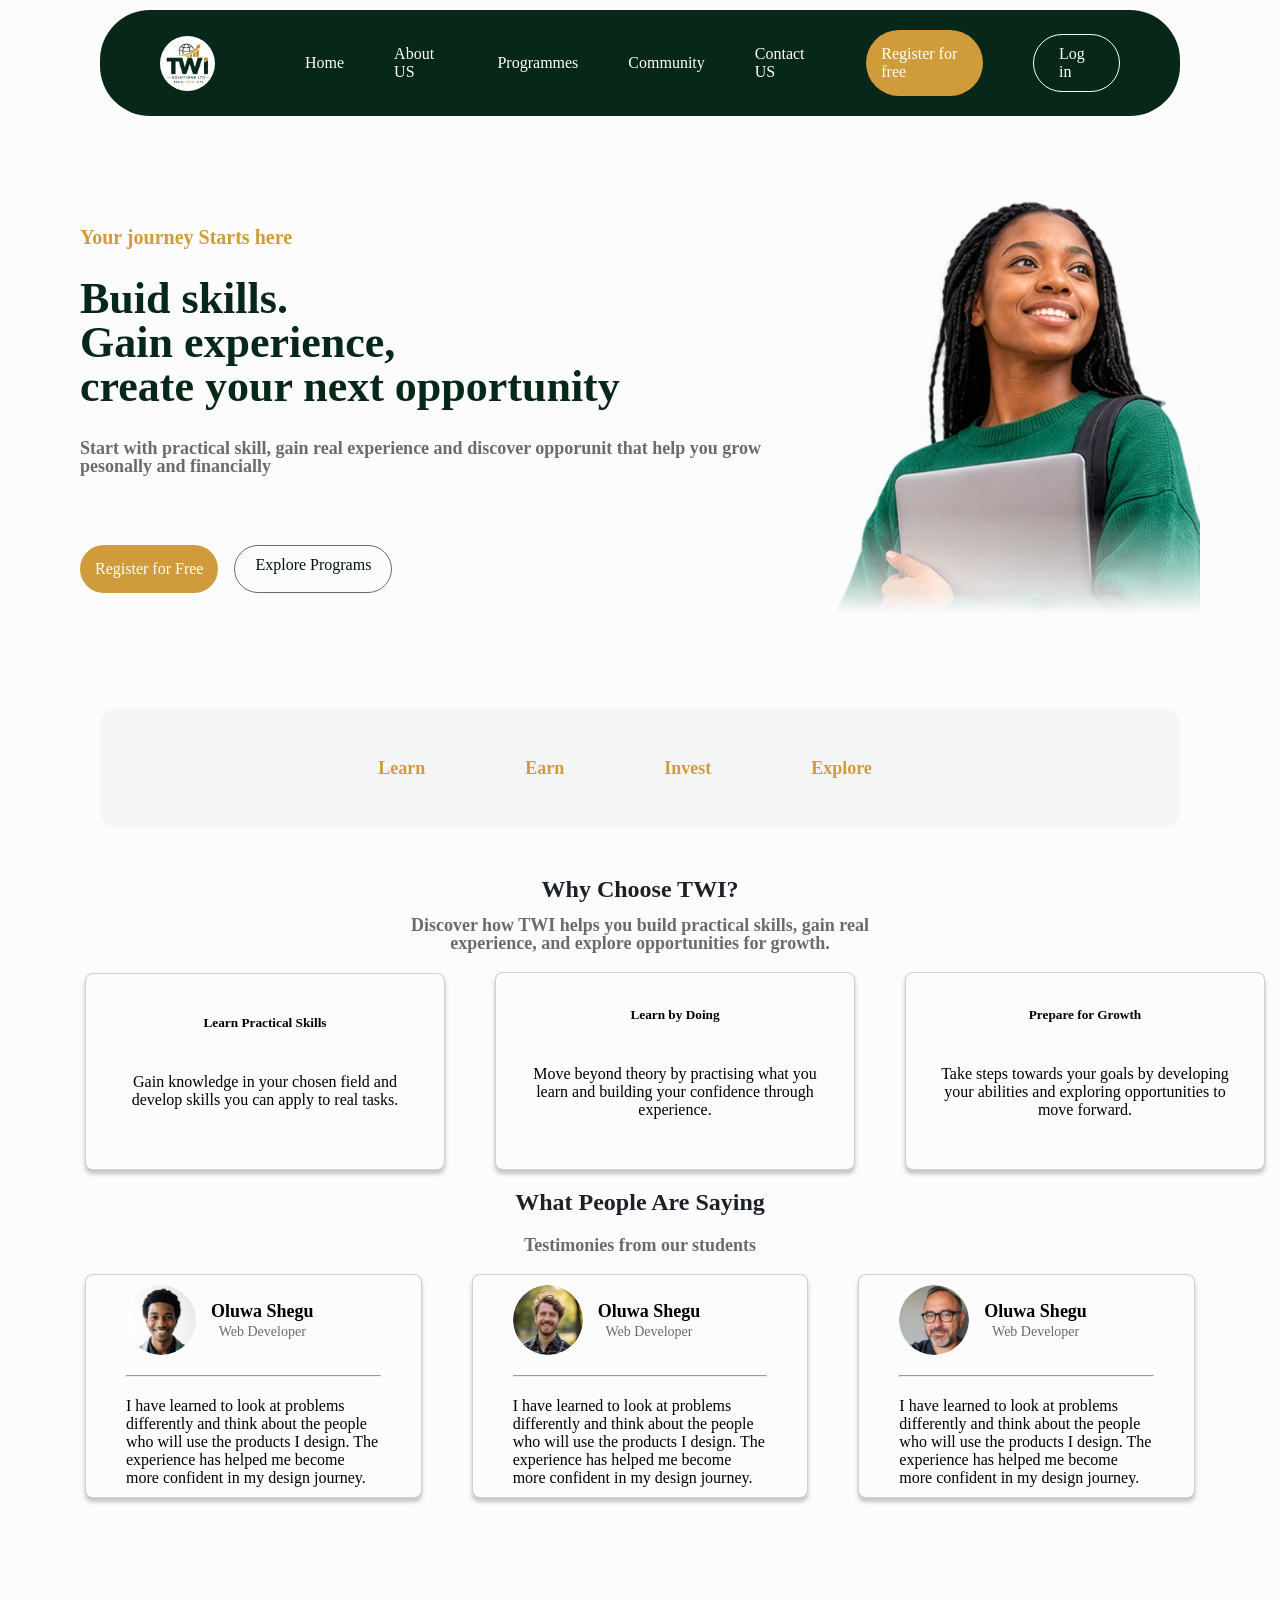
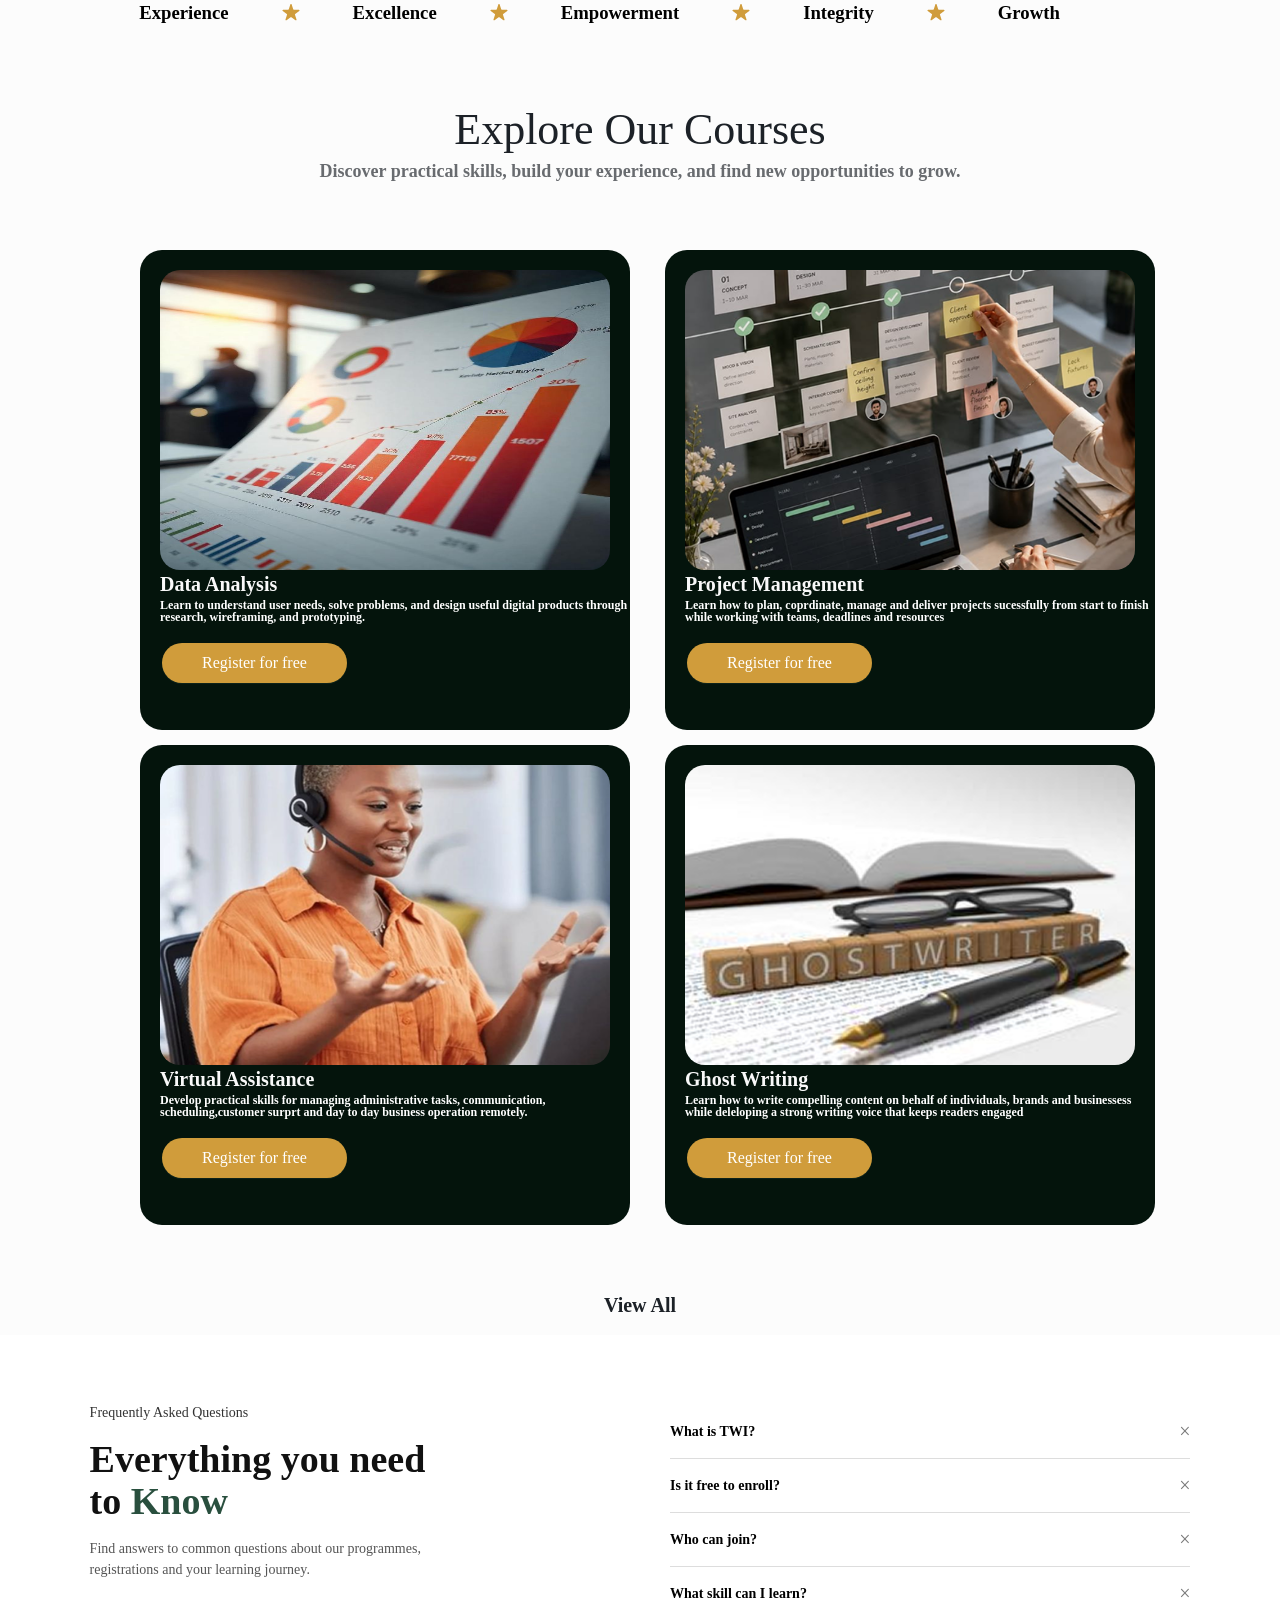
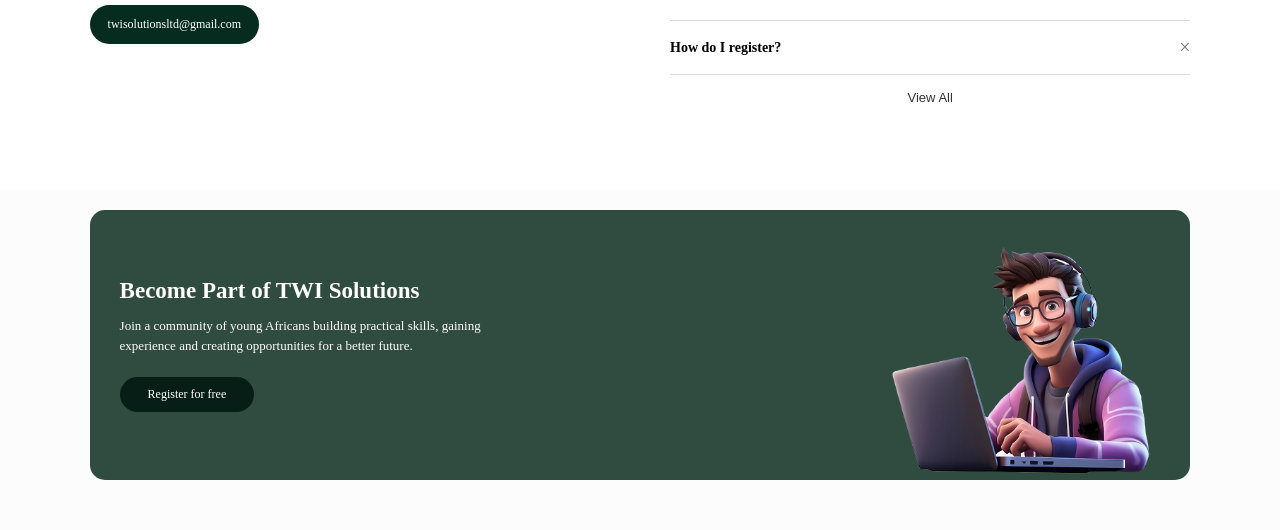
<file: index.html>
<!doctype html>
<html lang="en">
  <head>
    <meta charset="UTF-8" />
    <meta name="viewport" content="width=device-width, initial-scale=1.0" />
    <title>Twi Solution Home programme</title>
    <link rel="stylesheet" href="style.css" />
  </head>
  <body>
    <header class="header">
      <img src="images/twi-logo.png" alt="Twi Logo" class="logo" />

      <!-- Hamburger Menu -->
      <button
        class="menu-toggle"
        id="menuToggle"
        aria-label="Open navigation menu"
        aria-expanded="false"
        aria-controls="main-nav"
      >
        <span></span>
        <span></span>
        <span></span>
      </button>

      <!-- Navigation Links -->
      <nav id="main-nav">
        <a href="index.html">Home</a>
        <a href="aboutus.html">About US</a>
        <a href="#programmes">Programmes</a>
        <a href="#">Community</a>
        <a href="contact.html">Contact US</a>
        <a href="" class="register">Register for free</a>
        <a href="" class="sign-in">Log in</a>
      </nav>
    </header>

    <main>
      <div class="flex-container">
        <div class="mini-flex">
          <h3>Your journey Starts here</h3>

          <h2>
            Buid skills. <br />
            Gain experience, <br />
            create your next opportunity
          </h2>

          <h4>
            Start with practical skill, gain real experience and discover
            opporunit that help you grow pesonally and financially
          </h4>

          <div class="registration">
            <a href="" class="register">Register for Free</a>
            <a href="#programmes" class="explore">Explore Programs</a>
          </div>
        </div>

        <img src="images/homepage.girl.png" alt="" class="girl-image" />
      </div>

      <div class="aim">
        <h4 class="aim-elements">Learn</h4>
        <h4 class="aim-elements">Earn</h4>
        <h4 class="aim-elements">Invest</h4>
        <h4 class="aim-elements">Explore</h4>
      </div>

      <div class="question" id="about-us">
        <h3 class="question-heading">Why Choose TWI?</h3>
        <p class="question-paragraph">
          Discover how TWI helps you build practical skills, gain real
          experience, and explore opportunities for growth.
        </p>
      </div>

      <div class="reason">
        <div class="reason1">
          <h5>Learn Practical Skills</h5>
          <p>
            Gain knowledge in your chosen field and develop skills you can apply
            to real tasks.
          </p>
        </div>
        <div class="reason2">
          <h5>Learn by Doing</h5>
          <p>
            Move beyond theory by practising what you learn and building your
            confidence through experience.
          </p>
        </div>
        <div class="reason3">
          <h5>Prepare for Growth</h5>
          <p>
            Take steps towards your goals by developing your abilities and
            exploring opportunities to move forward.
          </p>
        </div>
      </div>

      <div class="review-header">
        <h3>What People Are Saying</h3>
        <p>Testimonies from our students</p>
      </div>

      <div class="reviews-container">
        <div class="review-card">
          <div class="review-profile">
            <img src="images/review1.png" alt="Student" />

            <div>
              <h3>Oluwa Shegu</h3>
              <p>Web Developer</p>
            </div>
          </div>

          <hr />

          <p>
            I have learned to look at problems differently and think about the
            people who will use the products I design. The experience has helped
            me become more confident in my design journey.
          </p>
        </div>

        <div class="review-card">
          <div class="review-profile">
            <img src="images/review2.png" alt="Student" />

            <div>
              <h3>Oluwa Shegu</h3>
              <p>Web Developer</p>
            </div>
          </div>

          <hr />

          <p>
            I have learned to look at problems differently and think about the
            people who will use the products I design. The experience has helped
            me become more confident in my design journey.
          </p>
        </div>

        <div class="review-card">
          <div class="review-profile">
            <img src="images/review3.png" alt="Student" />

            <div>
              <h3>Oluwa Shegu</h3>
              <p>Web Developer</p>
            </div>
          </div>

          <hr />

          <p>
            I have learned to look at problems differently and think about the
            people who will use the products I design. The experience has helped
            me become more confident in my design journey.
          </p>
        </div>
      </div>

      <div class="purpose">
        <h3>Experience</h3>
        <img src="images/star.svg" alt="star" />
        <h3>Excellence</h3>
        <img src="images/star.svg" alt="star" />
        <h3>Empowerment</h3>
        <img src="images/star.svg" alt="star" />
        <h3>Integrity</h3>
        <img src="images/star.svg" alt="star" />
        <h3>Growth</h3>
      </div>

      <div class="courses" id="programmes">
        <h2>Explore Our Courses</h2>
        <p>
          Discover practical skills, build your experience, and find new
          opportunities to grow.
        </p>
      </div>

      <div class="classes-container">
        <div class="sub-class">
          <img src="images/course1.png" alt="" />
          <h3>Data Analysis</h3>
          <p>
            Learn to understand user needs, solve problems, and design useful
            digital products through research, wireframing, and prototyping.
          </p>
          <a href="">Register for free</a>
        </div>

        <div class="sub-class">
          <img src="images/course2.png" alt="" />
          <h3>Project Management</h3>
          <p>
            Learn how to plan, coprdinate, manage and deliver projects
            sucessfully from start to finish while working with teams, deadlines
            and resources
          </p>
          <a href="">Register for free</a>
        </div>

        <div class="sub-class">
          <img src="images/course3.png" alt="" />
          <h3>Virtual Assistance</h3>
          <p>
            Develop practical skills for managing administrative tasks,
            communication, scheduling,customer surprt and day to day business
            operation remotely.
          </p>
          <a href="">Register for free</a>
        </div>

        <div class="sub-class">
          <img src="images/course4.png" alt="" />
          <h3>Ghost Writing</h3>
          <p>
            Learn how to write compelling content on behalf of individuals,
            brands and businessess while deleloping a strong writing voice that
            keeps readers engaged
          </p>
          <a href="">Register for free</a>
        </div>

        <!-- Unseen boxes -->

        <div class="sub-class extra-box" hidden>
          <img src="images/course5.png" alt="" />
          <h3>AI Automation</h3>
          <p>
            Learn to use AI tools and automation workflows to simply repetitive
            task,improve productivity and build smarter solutions for everyday
            business needs.
          </p>
          <a href="">Register for free</a>
        </div>

        <div class="sub-class extra-box" hidden>
          <img src="images/course6.png" alt="" />
          <h3>Copy Writing</h3>
          <p>
            Learn to create, engage and persuasive written content for
            brands,businesses, websites social media and marketing campaigns.
          </p>
          <a href="">Register for free</a>
        </div>

        <div class="sub-class extra-box" hidden>
          <img src="images/course7.png" alt="" />
          <h3>Content Creation</h3>
          <p>
            Learn how to develop engaging digital content using creative
            strategies, storytelling, visual and different platforms to connect
            with your target audiencd
          </p>
          <a href="">Register for free</a>
        </div>

        <div class="sub-class extra-box" hidden>
          <img src="images/course8.png" alt="" />
          <h3>Frontend Development</h3>
          <p>
            Learn how to turn designs into responsive, interactive and user
            friendly websites using modern front end development technologies
            and best practices
          </p>
          <a href="">Register for free</a>
        </div>
      </div>

      <button id="viewMore">View All</button>

      <!-- FAQ SECTION -->
      <section class="faq-section">
        <div class="faq-left">
          <p class="faq-label">Frequently Asked Questions</p>

          <h2>Everything you need to <span>Know</span></h2>

          <p class="faq-description">
            Find answers to common questions about our programmes, registrations
            and your learning journey.
          </p>

          <a
            href="mailto:twisolutionsltd@gmail.com?subject=Enquiry%20About%20TWI"
            class="faq-email"
            target="_blank"
          >
            twisolutionsltd@gmail.com
          </a>
        </div>

        <div class="faq-right">
          <details class="faq-item">
            <summary>What is TWI?</summary>
            <p>
              TWI Solutions is a community focused on helping young Africans
              build practical skills and access opportunities.
            </p>
          </details>

          <details class="faq-item">
            <summary>Is it free to enroll?</summary>
            <p>
              Our programmes and enrollment details will provide information
              about available fees and opportunities.
            </p>
          </details>

          <details class="faq-item">
            <summary>Who can join?</summary>
            <p>
              Young Africans who are interested in learning, growing and
              developing practical skills can join our community.
            </p>
          </details>

          <details class="faq-item">
            <summary>What skill can I learn?</summary>
            <p>
              You can explore the different skills and programmes available on
              TWI Solutions.
            </p>
          </details>

          <details class="faq-item">
            <summary>How do I register?</summary>
            <p>
              Click the registration button on our website and follow the
              instructions to get started.
            </p>
          </details>

          <details class="faq-item extra-faq" hidden>
            <summary>Do I need previous experience?</summary>
            <p>No, beginners are welcome to explore our programmes.</p>
          </details>

          <details class="faq-item extra-faq" hidden>
            <summary>How long are the programmes?</summary>
            <p>Programme duration depends on the learning track.</p>
          </details>

          <details class="faq-item extra-faq" hidden>
            <summary>Will I receive a certificate?</summary>
            <p>
              Check the details of your selected programme for certification
              information.
            </p>
          </details>

          <button class="view-all" id="viewAllBtn">View All</button>
        </div>
      </section>

      <!-- JOIN TWI BANNER -->
      <section class="join-banner">
        <div class="join-content">
          <h3>Become Part of TWI Solutions</h3>

          <p>
            Join a community of young Africans building practical skills,
            gaining experience and creating opportunities for a better future.
          </p>

          <a href="#" class="register-btn">Register for free</a>
        </div>

        <div class="join-image">
          <img src="images/faq.png" alt="Student working on a laptop" />
        </div>
      </section>

      <script src="script.js"></script>
    </main>
  </body>
</html>
</file>
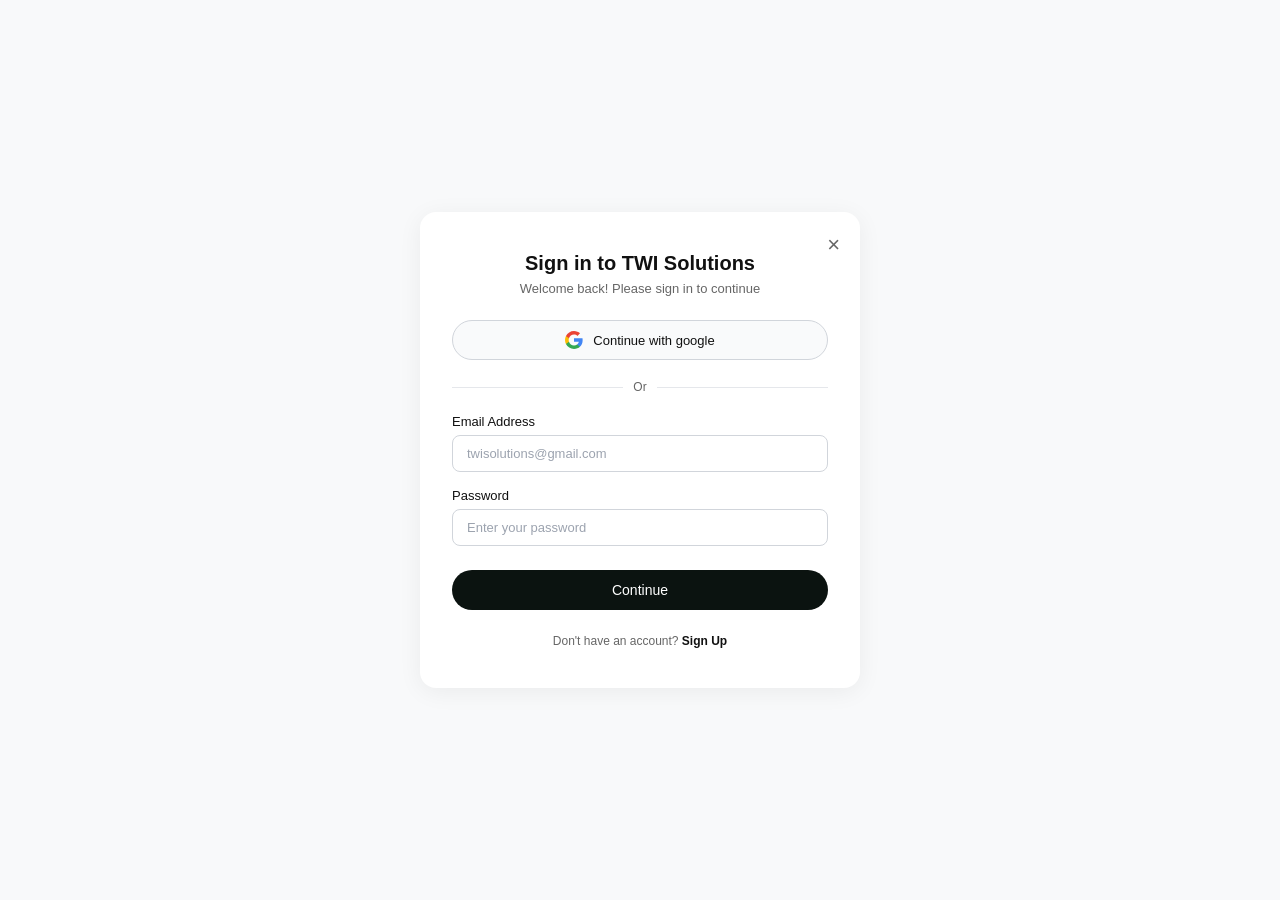
<file: twi-login/index.html>
<!DOCTYPE html>
<html lang="en">
<head>
    <meta charset="UTF-8">
    <meta name="viewport" content="width=device-width, initial-scale=1.0">
    <title>TWI Solutions - Authentication</title>
    <link rel="stylesheet" href="styles.css">
    
    <!-- Link your Auth API Service -->
    <script src="auth-api.js"></script>

    <!-- Official Google Identity SDK -->
    <script src="https://accounts.google.com/gsi/client" async defer></script>
</head>
<body>

    <!-- SIGN IN MODAL -->
    <div class="auth-card" id="signinModal">
        <button class="close-btn" id="closeSigninBtn" aria-label="Close">&times;</button>

        <div class="auth-header">
            <h2>Sign in to TWI Solutions</h2>
            <p>Welcome back! Please sign in to continue</p>
        </div>

        <!-- Sign In Google Button -->
        <button class="btn-social google-btn" id="googleBtnSignin">
            <svg width="18" height="18" viewBox="0 0 18 18">
                <path fill="#4285F4" d="M17.64 9.2c0-.63-.06-1.25-.16-1.84H9v3.49h4.84c-.21 1.12-.84 2.07-1.78 2.71v2.25h2.88c1.68-1.55 2.7-3.83 2.7-6.61z"/>
                <path fill="#34A853" d="M9 18c2.43 0 4.47-.8 5.96-2.18l-2.88-2.25c-.81.54-1.84.86-3.08.86-2.34 0-4.32-1.58-5.03-3.71H.96v2.33C2.44 15.98 5.48 18 9 18z"/>
                <path fill="#FBBC05" d="M3.97 10.72c-.18-.54-.28-1.12-.28-1.72s.1-1.18.28-1.72V4.95H.96C.35 6.17 0 7.55 0 9s.35 2.83.96 4.05l3.01-2.33z"/>
                <path fill="#EA4335" d="M9 3.58c1.32 0 2.5.45 3.44 1.35l2.58-2.58C13.47.89 11.43 0 9 0 5.48 0 2.44 2.02.96 4.95l3.01 2.33c.71-2.13 2.69-3.7 5.03-3.7z"/>
            </svg>
            Continue with google
        </button>

        <div class="divider">
            <span>Or</span>
        </div>

        <form id="signinForm">
            <div class="form-group" id="signinEmailGroup">
                <label for="signinEmail">Email Address</label>
                <input type="email" id="signinEmail" placeholder="twisolutions@gmail.com" required>
            </div>

            <!-- Added Password Field for Login Backend Compatibility -->
            <div class="form-group">
                <label for="signinPassword">Password</label>
                <input type="password" id="signinPassword" placeholder="Enter your password" required>
                <span class="error-msg" id="signinError">Invalid email or password</span>
            </div>

            <button type="submit" class="btn-continue">Continue</button>
        </form>

        <div class="auth-footer">
            <p>Don't have an account? <a href="#" id="toSignupLink">Sign Up</a></p>
        </div>
    </div>

    <!-- CREATE ACCOUNT MODAL -->
    <div class="auth-card hidden" id="signupModal">
        <button class="close-btn" id="closeSignupBtn" aria-label="Close">&times;</button>

        <div class="auth-header">
            <h2>Create your account</h2>
            <p>Welcome! Please fill in the details to get started.</p>
        </div>

        <!-- Signup Google Button with ID -->
        <button class="btn-social google-btn" id="googleBtnSignup">
            <svg width="18" height="18" viewBox="0 0 18 18">
                <path fill="#4285F4" d="M17.64 9.2c0-.63-.06-1.25-.16-1.84H9v3.49h4.84c-.21 1.12-.84 2.07-1.78 2.71v2.25h2.88c1.68-1.55 2.7-3.83 2.7-6.61z"/>
                <path fill="#34A853" d="M9 18c2.43 0 4.47-.8 5.96-2.18l-2.88-2.25c-.81.54-1.84.86-3.08.86-2.34 0-4.32-1.58-5.03-3.71H.96v2.33C2.44 15.98 5.48 18 9 18z"/>
                <path fill="#FBBC05" d="M3.97 10.72c-.18-.54-.28-1.12-.28-1.72s.1-1.18.28-1.72V4.95H.96C.35 6.17 0 7.55 0 9s.35 2.83.96 4.05l3.01-2.33z"/>
                <path fill="#EA4335" d="M9 3.58c1.32 0 2.5.45 3.44 1.35l2.58-2.58C13.47.89 11.43 0 9 0 5.48 0 2.44 2.02.96 4.95l3.01 2.33c.71-2.13 2.69-3.7 5.03-3.7z"/>
            </svg>
            Continue with google
        </button>

        <div class="divider">
            <span>Or</span>
        </div>

        <form id="signupForm">
            <div class="form-group">
                <label for="firstName">First Name</label>
                <input type="text" id="firstName" placeholder="Enter your first name" required>
            </div>

            <div class="form-group">
                <label for="lastName">Last Name</label>
                <input type="text" id="lastName" placeholder="Enter your last name" required>
            </div>

            <div class="form-group">
                <label for="signupEmail">Email Address</label>
                <input type="email" id="signupEmail" placeholder="Enter your email address" required>
            </div>

            <div class="form-group" id="signupPasswordGroup">
                <label for="password">Password</label>
                <!-- Fixed placeholder from email to password -->
                <input type="password" id="password" placeholder="Enter your password" required>
                <span class="hint-text" id="passwordHint">Your password must contain 8 or more characters.</span>
                <span class="error-msg" id="passwordError">Your password must be at least 8 characters.</span>
            </div>

            <button type="submit" class="btn-continue">Continue</button>
        </form>

        <div class="auth-footer">
            <p>Already have an account? <a href="#" id="toSigninLink">Sign In</a></p>
        </div>
    </div>

    <!-- EMAIL VERIFICATION MODAL -->
    <div class="auth-card hidden" id="verifyModal">
        <button class="close-btn" id="closeVerifyBtn" aria-label="Close">&times;</button>

        <div class="auth-header">
            <h2>Verify your email</h2>
            <p>Enter the verification code sent to your email <span id="userVerifyEmail">twisolutions@gmail.com</span></p>
        </div>

        <form id="verifyForm">
            <div class="otp-container">
                <input type="text" maxlength="1" class="otp-input" autofocus>
                <input type="text" maxlength="1" class="otp-input">
                <input type="text" maxlength="1" class="otp-input">
                <input type="text" maxlength="1" class="otp-input">
                <input type="text" maxlength="1" class="otp-input">
                <input type="text" maxlength="1" class="otp-input">
            </div>

            <div class="resend-wrapper">
                <p>Didn't receive a code? <button type="button" id="resendBtn" class="resend-btn" disabled>Resend (<span id="timer">15</span>)</button></p>
            </div>

            <button type="submit" class="btn-continue">Verify</button>
        </form>
    </div>

    <!-- JavaScript File Linked Properly Inside Body -->
    <script src="script.js"></script>
</body>
</html>
</file>
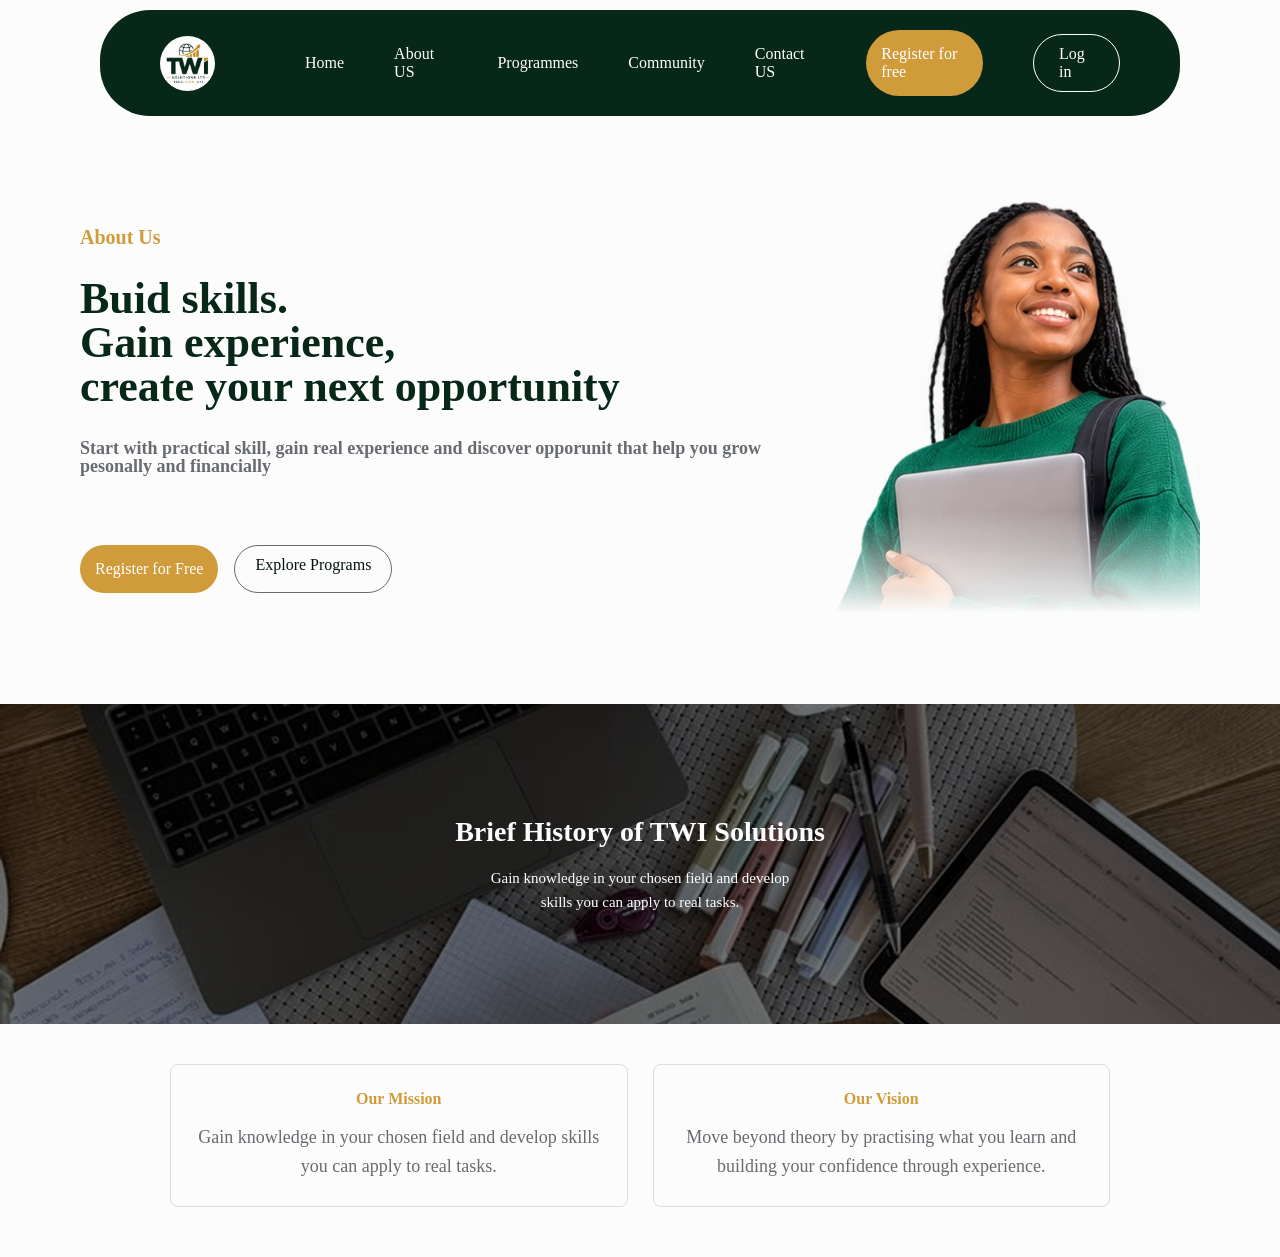
<file: aboutus.html>
<!DOCTYPE html>
<html lang="en">
<head>
  <meta charset="UTF-8">
  <meta name="viewport" content="width=device-width, initial-scale=1.0">
  <title>About Us </title>
  <link rel="stylesheet" href="aboutus.css">
</head>
<body>
  <header class="header">

  <img src="images/twi-logo.png" alt="Twi Logo" class="logo" />

  <!-- Hamburger Menu -->
  <button class="menu-toggle" id="menuToggle"
    aria-label="Open navigation menu"
    aria-expanded="false"
    aria-controls="main-nav">

    <span></span>
    <span></span>
    <span></span>

  </button>

  <!-- Navigation Links -->
  <nav id="main-nav">
    <a href="index.html">Home</a>
    <a href="aboutus.html">About US</a>
    <a href="index.html#programmes">Programmes</a>
    <a href="#">Community</a>
    <a href="contact.html">Contact US</a>
    <a href="" class="register">Register for free</a>
    <a href="" class="sign-in">Log in</a>
  </nav>

</header>
    <main>
      <div class="flex-container">
        <div class="mini-flex">
          <h3>About Us</h3>

          <h2>
            Buid skills. <br />
            Gain experience, <br />
            create your next opportunity
          </h2>

          <h4>
            Start with practical skill, gain real experience and discover
            opporunit that help you grow pesonally and financially
          </h4>

          <div class="registration">
            <a href="" class="register">Register for Free</a>
            <a href="index.html#programmes" class="explore">Explore Programs</a>
          </div>
        </div>

        <img src="images/homepage.girl.png" alt="" class="girl-image" />
      </div>

      
<!-- BRIEF HISTORY SECTION -->

<section class="history-section">

  <!-- HISTORY HERO WITH BACKGROUND IMAGE -->

  <div class="history-hero">

    <img
      src="images/history-bg.png"
      alt="TWI Solutions learning environment"
      class="history-image"
    />

    <div class="history-content">

      <h2>Brief History of TWI Solutions</h2>

      <p>
        Gain knowledge in your chosen field and develop
        skills you can apply to real tasks.
      </p>

    </div>

  </div>


  <!-- MISSION AND VISION SECTION -->

  <div class="mission-vision">

    <!-- MISSION CARD -->

    <div class="info-card">

      <h3>Our Mission</h3>

      <p>
        Gain knowledge in your chosen field and develop
        skills you can apply to real tasks.
      </p>

    </div>


    <!-- VISION CARD -->

    <div class="info-card">

      <h3>Our Vision</h3>

      <p>
        Move beyond theory by practising what you learn
        and building your confidence through experience.
      </p>

    </div>

  </div>

</section>

<script src="script.js"></script>

</body>
</html>
</file>
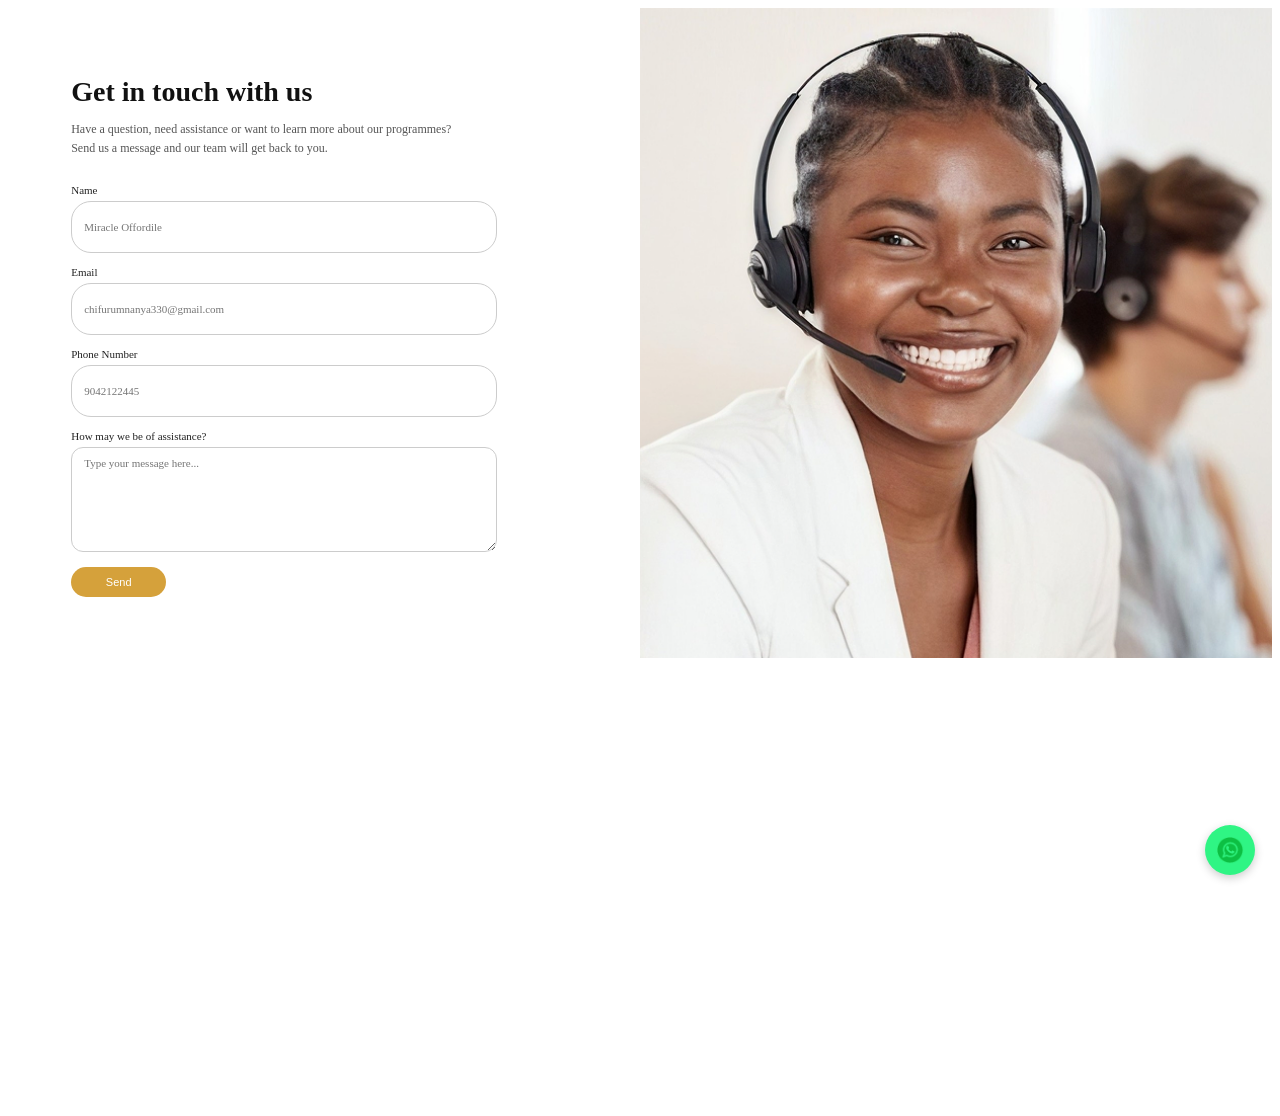
<file: contact.html>
<!DOCTYPE html>
<html lang="en">
<head>
  <meta charset="UTF-8">
  <meta name="viewport" content="width=device-width, initial-scale=1.0">
  <title>TWI Contact-Us</title>
  <link rel="stylesheet" href="contact.css">
</head>
<body>
  <!-- CONTACT SECTION -->
<section class="contact-section">

  <!-- LEFT: CONTACT FORM -->
  <div class="contact-form-container">

    <h2>Get in touch with us</h2>

    <p class="contact-description">
      Have a question, need assistance or want to learn more about our
      programmes? Send us a message and our team will get back to you.
    </p>

    <form action="" class="contact-form"  >

      <div class="form-group">
        <label for="name">Name</label>
        <input
          type="text"
          id="name"
          placeholder="Miracle Offordile"
          required
        >
      </div>

      <div class="form-group">
        <label for="email">Email</label>
        <input
          type="email"
          id="email"
          placeholder="chifurumnanya330@gmail.com"
          required
        >
      </div>

      <div class="form-group">
        <label for="phone">Phone Number</label>
        <input
          type="tel"
          id="phone"
          placeholder="9042122445"
        >
      </div>

      <div class="form-group">
        <label for="message">How may we be of assistance?</label>
        <textarea
          id="message"
          placeholder="Type your message here..."
          required
        ></textarea>
      </div>

      <button type="submit" class="send-btn">Send</button>

    </form>

  </div>


  <!-- RIGHT: CONTACT IMAGE -->
  <div class="contact-image">
    <img src="images/contact-person.png" alt="Customer support representative">
  </div>

</section>


<!-- WHATSAPP BUTTON -->
<a
  href="https://wa.me/234"
  class="whatsapp-btn"
  target="_blank"
  aria-label="Chat with us on WhatsApp"
>
  <img src="images/whatsapp.png" alt="WhatsApp">
</a>


<!-- GOOGLE MAP -->
<section class="contact-map">
  <iframe
    src="https://www.google.com/maps?q=Camden%20Town%2C%20London&output=embed"
    width="100%"
    height="100%"
    style="border:0;"
    allowfullscreen=""
    loading="lazy"
    referrerpolicy="no-referrer-when-downgrade">
  </iframe>
</section>

</body>
</html>
</file>
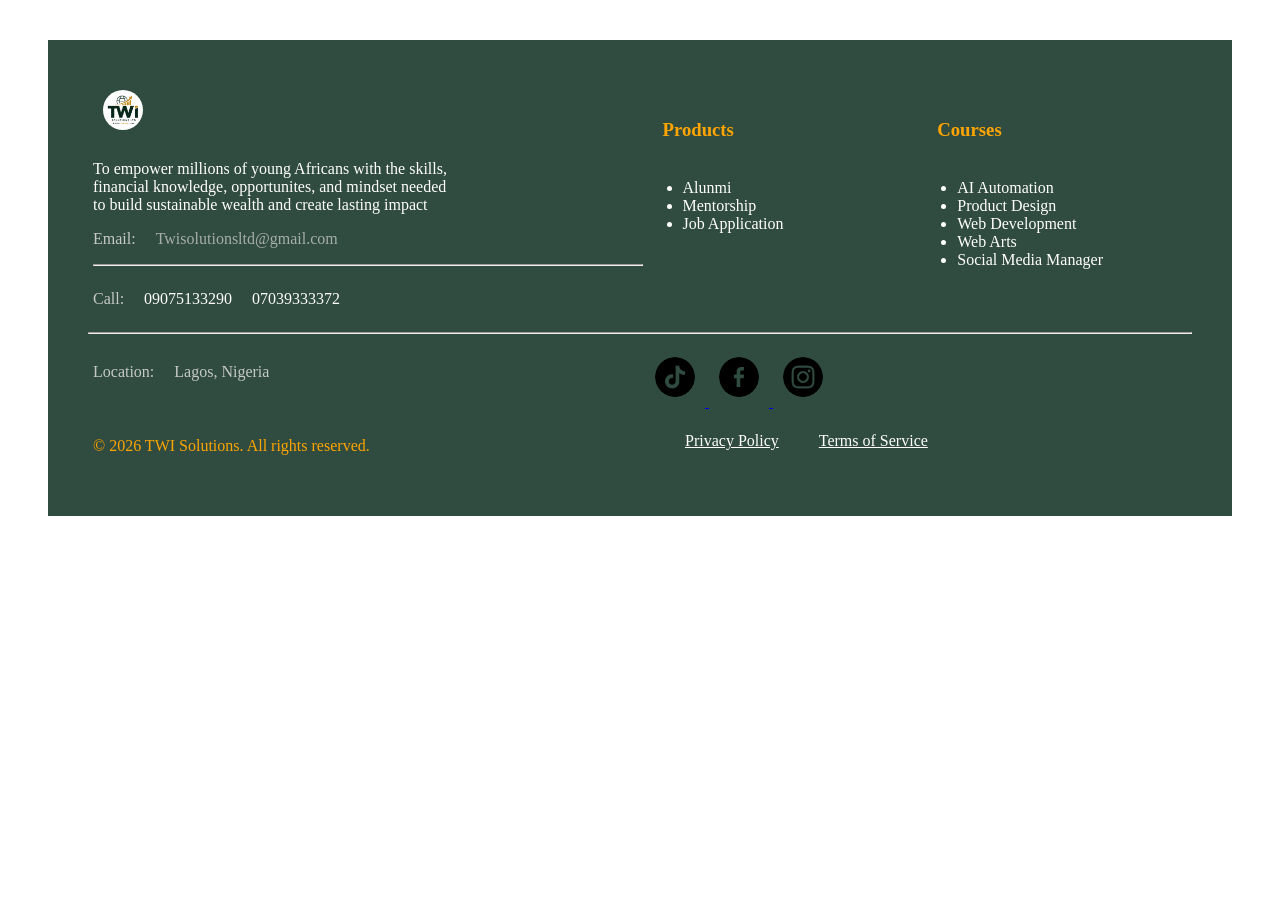
<file: footer_1.html>
<!DOCTYPE html>
<html lang="en">
<head>
    <meta charset="UTF-8">
    <meta name="description" content="Twi solutions is a versatile blablabla">
    <meta name="viewport" content="width=device-width, initial-scale=1.0">
    <meta name="author" content="TWI solutions">
    <meta name="robots" content="index,follow">
    <link rel="stylesheet" href="footer_1.css">
    <title>Twi solutions</title>
</head>
<body>
    <!-- This is the mother div that contains all other divs -->
    <div class="mother">

        <!-- This is the first child div that contains TWI's mission, products, courses, email & number -->
        <div class="fc">
            <div class="fgc">
                <img src="TWI .jpeg" alt="TWI Solutions Logo">
                <p>To empower millions of young Africans with the skills,<br> financial knowledge, opportunites, and mindset needed <br> to build sustainable wealth and create lasting impact</p>
                <p class="dfp">Email: <span class="fgc-s">Twisolutionsltd@gmail.com</span></p>
                <hr>
                <span class="dfp">
                    <p>Call:</p> 
                    <p class="fgc-2s">09075133290</p> 
                    <p class="fgc-2s">07039333372</p>
                </span>
            </div>
            <div class="sgc">
                <h3>Products</h3>
                <ul>
                    <li>Alunmi</li>
                    <li>Mentorship</li>
                    <li>Job Application</li>
                </ul>
            </div>
            <div class="tgc">
                <h3>Courses</h3>
                <ul>
                    <li>AI Automation</li>
                    <li>Product Design</li>
                    <li>Web Development</li>
                    <li>Web Arts</li>
                    <li>Social Media Manager</li>
                </ul>

            </div>
        </div>
        <!-- This is the end of the mother's div -->
        <hr>
        <!-- This is the beginning of the second div -->
        <div class="sc">
            <div class="scfgc">
                <p class="dfp">Location: <span>Lagos, Nigeria</span> </p>
            </div>
            <div class="scsgc">
                <a href="####" target="_blank" class="scsgc-a">
                    <img src="tiktok.png" alt="TWI tiktok account link">
                </a>
                <a href="####" target="_blank">
                    <img src="facebook.png" alt="TWI facebook account link">
                </a>
                <a href="####" target="_blank">
                    <img src="instagram.png" alt="TWI instagram account link">
                </a>
            </div>
        </div>
        <!-- This is the end of the second div -->
         <!-- This is the beggining of the third div -->
        <div class="tc">
            <div class="tcfgc">
                <p>&copy; 2026 TWI Solutions. All rights reserved.</p>
            </div>
            <div class="tcsgc">
                <ul class="tcsgc-ul">
                    <li>Privacy Policy</li>
                    <li>Terms of Service</li>
                </ul>
            </div>
        </div>
        <!-- This is the end of the third div -->
    </div>
    <!-- This is the end of the mother div that contains all other div -->
</body>
</html>
</file>
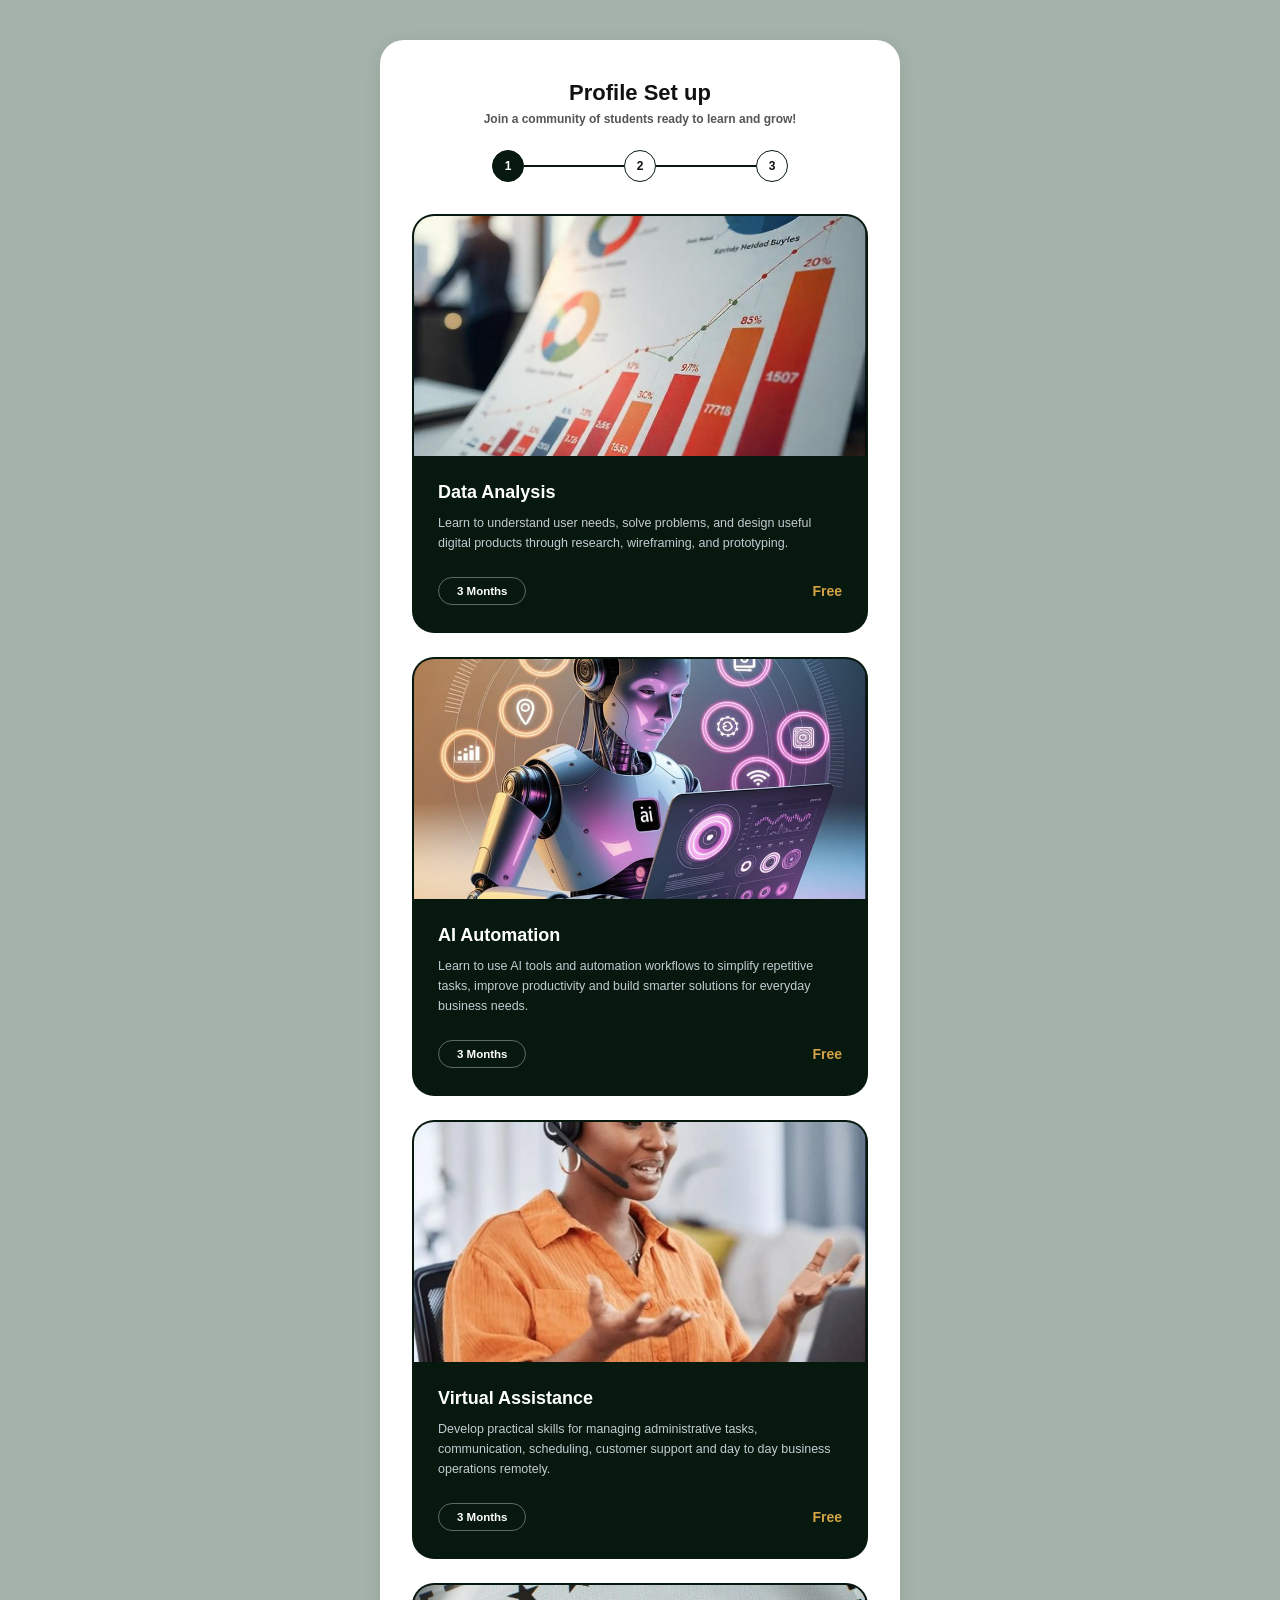
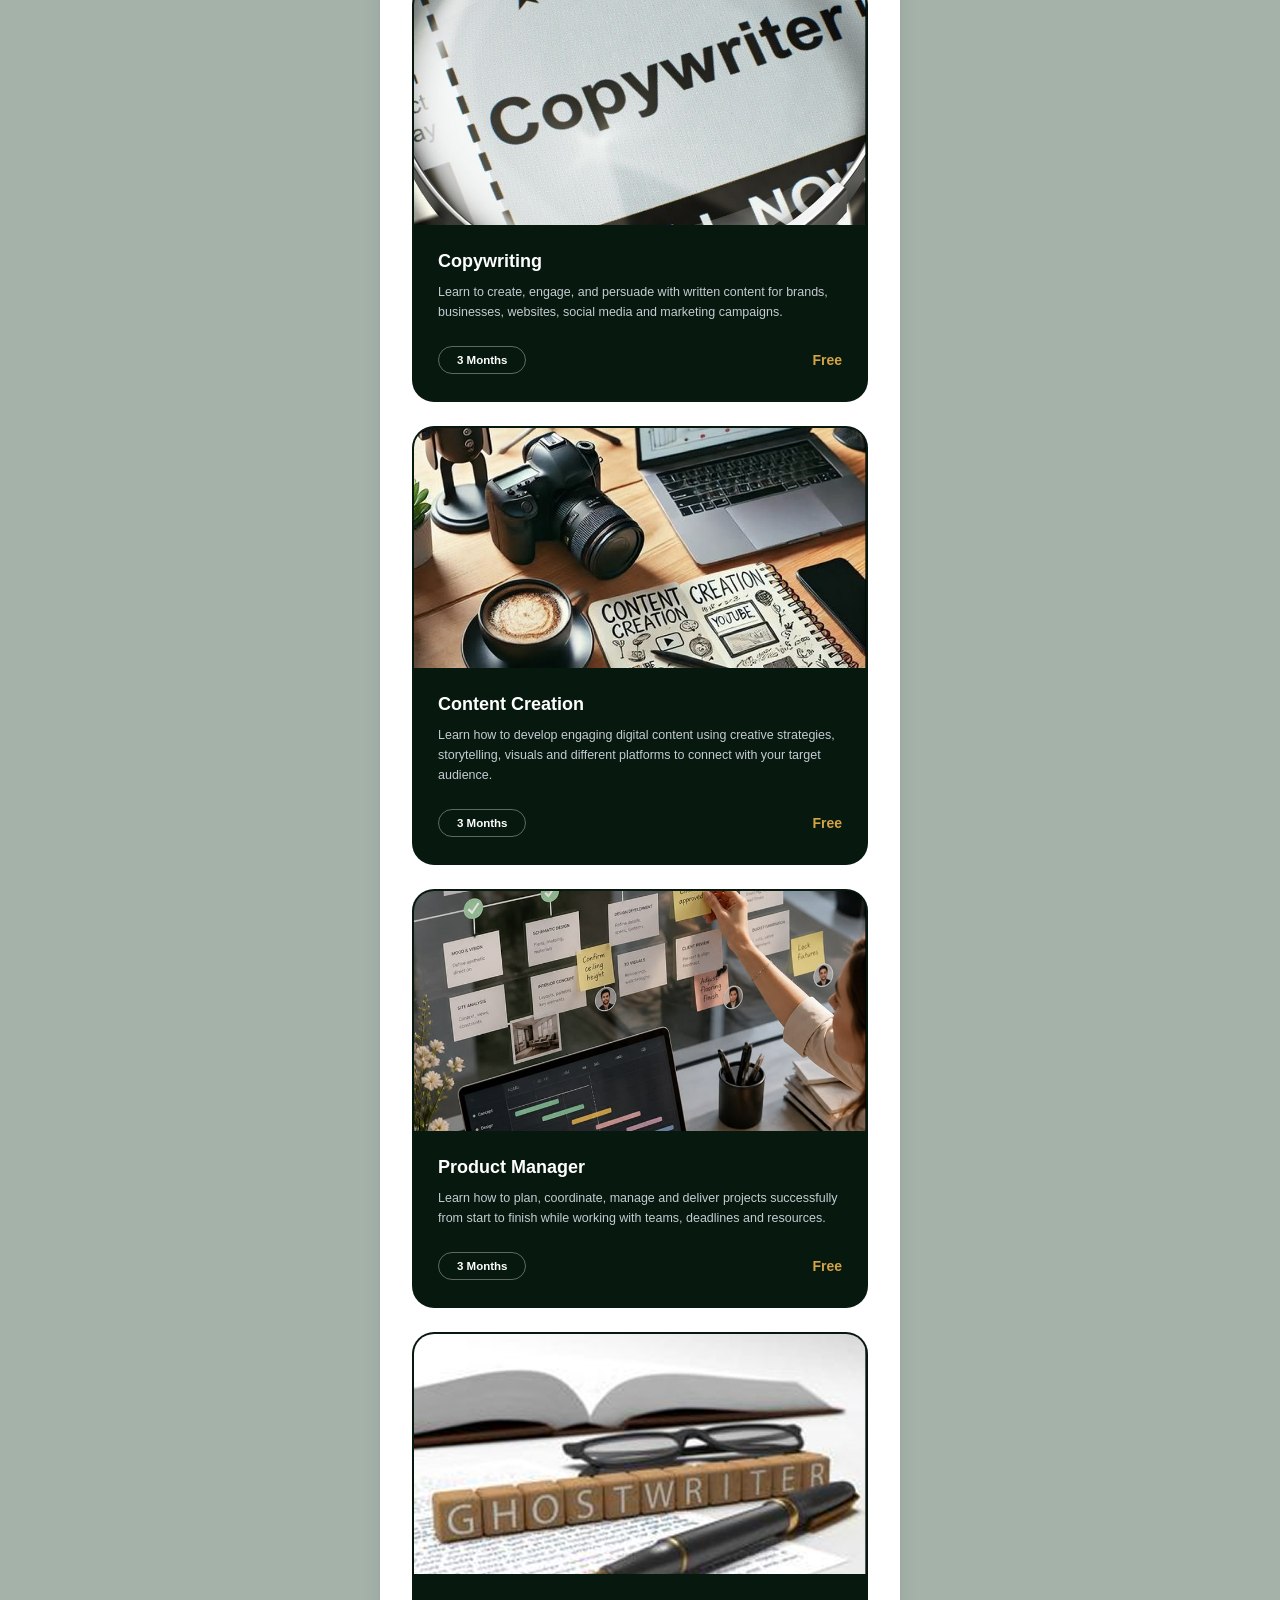
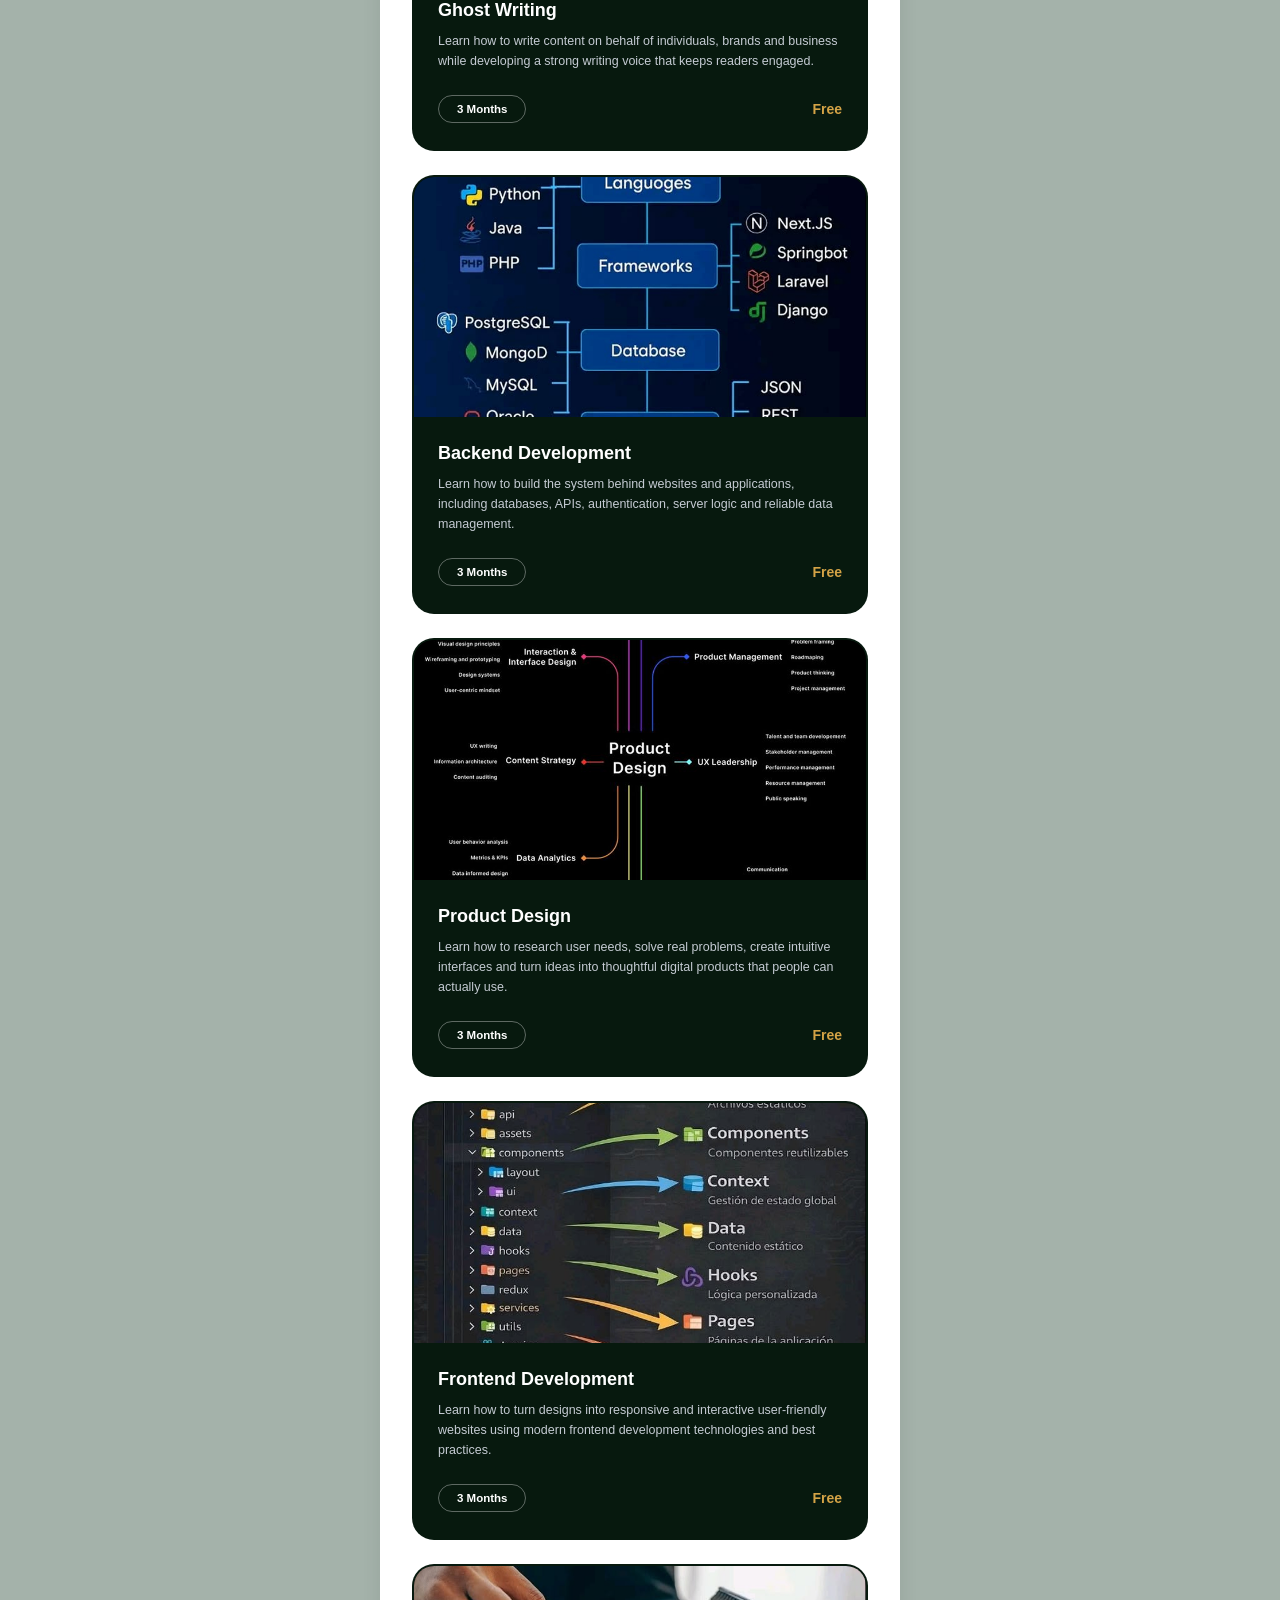
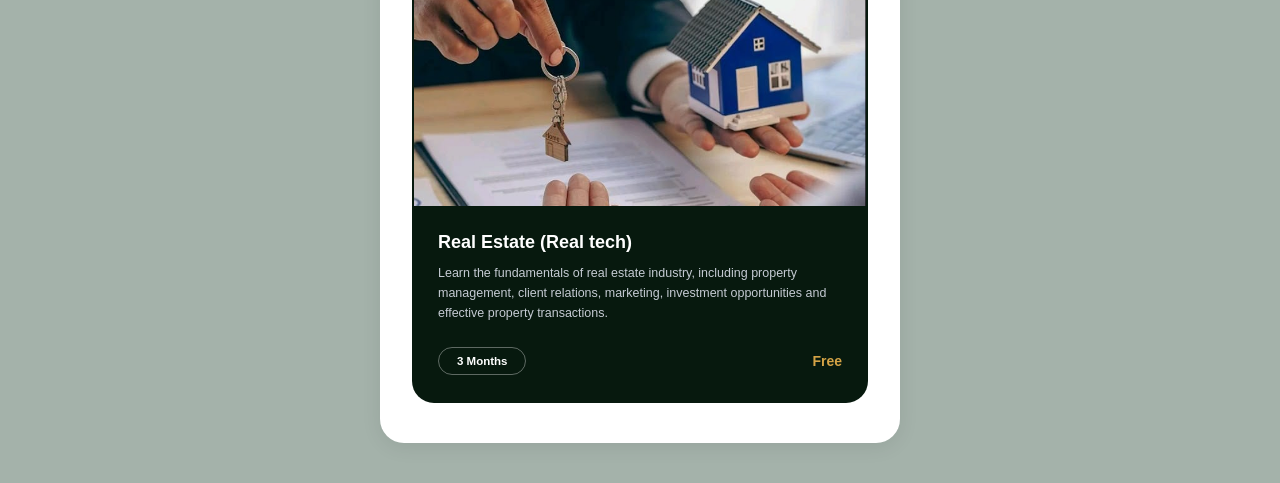
<file: profile-setup/profile-setup.html>
<!DOCTYPE html>
<html lang="en">
<head>
    <meta charset="UTF-8">
    <meta name="viewport" content="width=device-width, initial-scale=1.0">
    <title>TWI Solutions - Profile Set up</title>
    <link rel="stylesheet" href="profile-setup.css">
</head>
<body>

    <main class="page-wrapper">
        <div class="setup-container">
            
            <!-- Header Section -->
            <header class="setup-header">
                <h1>Profile Set up</h1>
                <p>Join a community of students ready to learn and grow!</p>

                <!-- 3-Step Progress Indicator -->
                <div class="stepper">
                    <div class="step active">1</div>
                    <div class="step-line"></div>
                    <div class="step">2</div>
                    <div class="step-line"></div>
                    <div class="step">3</div>
                </div>
            </header>

            <!-- Course Selection Cards (Exact Figma Tracks) -->
            <section class="courses-list" id="coursesList">
                
                <!-- 1. Data Analysis -->
                <article class="course-card" data-course="Data Analysis">
                    <div class="course-image">
                        <img src="images/data-analysis.png" alt="Data Analysis">
                    </div>
                    <div class="course-content">
                        <h2>Data Analysis</h2>
                        <p>Learn to understand user needs, solve problems, and design useful digital products through research, wireframing, and prototyping.</p>
                        <div class="course-footer">
                            <span class="duration-badge">3 Months</span>
                            <span class="price-tag">Free</span>
                        </div>
                    </div>
                </article>

                <!-- 2. AI Automation -->
                <article class="course-card" data-course="AI Automation">
                    <div class="course-image">
                        <img src="images/ai-automation.png" alt="AI Automation">
                    </div>
                    <div class="course-content">
                        <h2>AI Automation</h2>
                        <p>Learn to use AI tools and automation workflows to simplify repetitive tasks, improve productivity and build smarter solutions for everyday business needs.</p>
                        <div class="course-footer">
                            <span class="duration-badge">3 Months</span>
                            <span class="price-tag">Free</span>
                        </div>
                    </div>
                </article>

                <!-- 3. Virtual Assistance -->
                <article class="course-card" data-course="Virtual Assistance">
                    <div class="course-image">
                        <img src="images/virtual-assistance.png" alt="Virtual Assistance">
                    </div>
                    <div class="course-content">
                        <h2>Virtual Assistance</h2>
                        <p>Develop practical skills for managing administrative tasks, communication, scheduling, customer support and day to day business operations remotely.</p>
                        <div class="course-footer">
                            <span class="duration-badge">3 Months</span>
                            <span class="price-tag">Free</span>
                        </div>
                    </div>
                </article>

                <!-- 4. Copywriting -->
                <article class="course-card" data-course="Copywriting">
                    <div class="course-image">
                        <img src="images/copy-writing.png" alt="Copywriting">
                    </div>
                    <div class="course-content">
                        <h2>Copywriting</h2>
                        <p>Learn to create, engage, and persuade with written content for brands, businesses, websites, social media and marketing campaigns.</p>
                        <div class="course-footer">
                            <span class="duration-badge">3 Months</span>
                            <span class="price-tag">Free</span>
                        </div>
                    </div>
                </article>

                <!-- 5. Content Creation -->
                <article class="course-card" data-course="Content Creation">
                    <div class="course-image">
                        <img src="images/content-creation.png" alt="Content Creation">
                    </div>
                    <div class="course-content">
                        <h2>Content Creation</h2>
                        <p>Learn how to develop engaging digital content using creative strategies, storytelling, visuals and different platforms to connect with your target audience.</p>
                        <div class="course-footer">
                            <span class="duration-badge">3 Months</span>
                            <span class="price-tag">Free</span>
                        </div>
                    </div>
                </article>

                <!-- 6. Product Manager -->
                <article class="course-card" data-course="Product Manager">
                    <div class="course-image">
                        <img src="images/product-manager.png" alt="Product Manager">
                    </div>
                    <div class="course-content">
                        <h2>Product Manager</h2>
                        <p>Learn how to plan, coordinate, manage and deliver projects successfully from start to finish while working with teams, deadlines and resources.</p>
                        <div class="course-footer">
                            <span class="duration-badge">3 Months</span>
                            <span class="price-tag">Free</span>
                        </div>
                    </div>
                </article>

                <!-- 7. Ghost Writing -->
                <article class="course-card" data-course="Ghost Writing">
                    <div class="course-image">
                        <img src="images/ghost-writing.png" alt="Ghost Writing">
                    </div>
                    <div class="course-content">
                        <h2>Ghost Writing</h2>
                        <p>Learn how to write content on behalf of individuals, brands and business while developing a strong writing voice that keeps readers engaged.</p>
                        <div class="course-footer">
                            <span class="duration-badge">3 Months</span>
                            <span class="price-tag">Free</span>
                        </div>
                    </div>
                </article>

                <!-- 8. Backend Development -->
                <article class="course-card" data-course="Backend Development">
                    <div class="course-image">
                        <img src="images/backend-development.png" alt="Backend Development">
                    </div>
                    <div class="course-content">
                        <h2>Backend Development</h2>
                        <p>Learn how to build the system behind websites and applications, including databases, APIs, authentication, server logic and reliable data management.</p>
                        <div class="course-footer">
                            <span class="duration-badge">3 Months</span>
                            <span class="price-tag">Free</span>
                        </div>
                    </div>
                </article>

                <!-- 9. Product Design -->
                <article class="course-card" data-course="Product Design">
                    <div class="course-image">
                        <img src="images/product-design.png" alt="Product Design">
                    </div>
                    <div class="course-content">
                        <h2>Product Design</h2>
                        <p>Learn how to research user needs, solve real problems, create intuitive interfaces and turn ideas into thoughtful digital products that people can actually use.</p>
                        <div class="course-footer">
                            <span class="duration-badge">3 Months</span>
                            <span class="price-tag">Free</span>
                        </div>
                    </div>
                </article>

                <!-- 10. Frontend Development -->
                <article class="course-card" data-course="Frontend Development">
                    <div class="course-image">
                        <img src="images/frontend-development.png" alt="Frontend Development">
                    </div>
                    <div class="course-content">
                        <h2>Frontend Development</h2>
                        <p>Learn how to turn designs into responsive and interactive user-friendly websites using modern frontend development technologies and best practices.</p>
                        <div class="course-footer">
                            <span class="duration-badge">3 Months</span>
                            <span class="price-tag">Free</span>
                        </div>
                    </div>
                </article>

                <!-- 11. Real Estate -->
                <article class="course-card" data-course="Real Estate">
                    <div class="course-image">
                        <img src="images/real-estate.png" alt="Real Estate">
                    </div>
                    <div class="course-content">
                        <h2>Real Estate  (Real tech)</h2>
                        <p>Learn the fundamentals of real estate industry, including property management, client relations, marketing, investment opportunities and effective property transactions.</p>
                        <div class="course-footer">
                            <span class="duration-badge">3 Months</span>
                            <span class="price-tag">Free</span>
                        </div>
                    </div>
                </article>

            </section>

        </div>
    </main>

    <script src="profile-setup.js"></script>
</body>
</html>
</file>
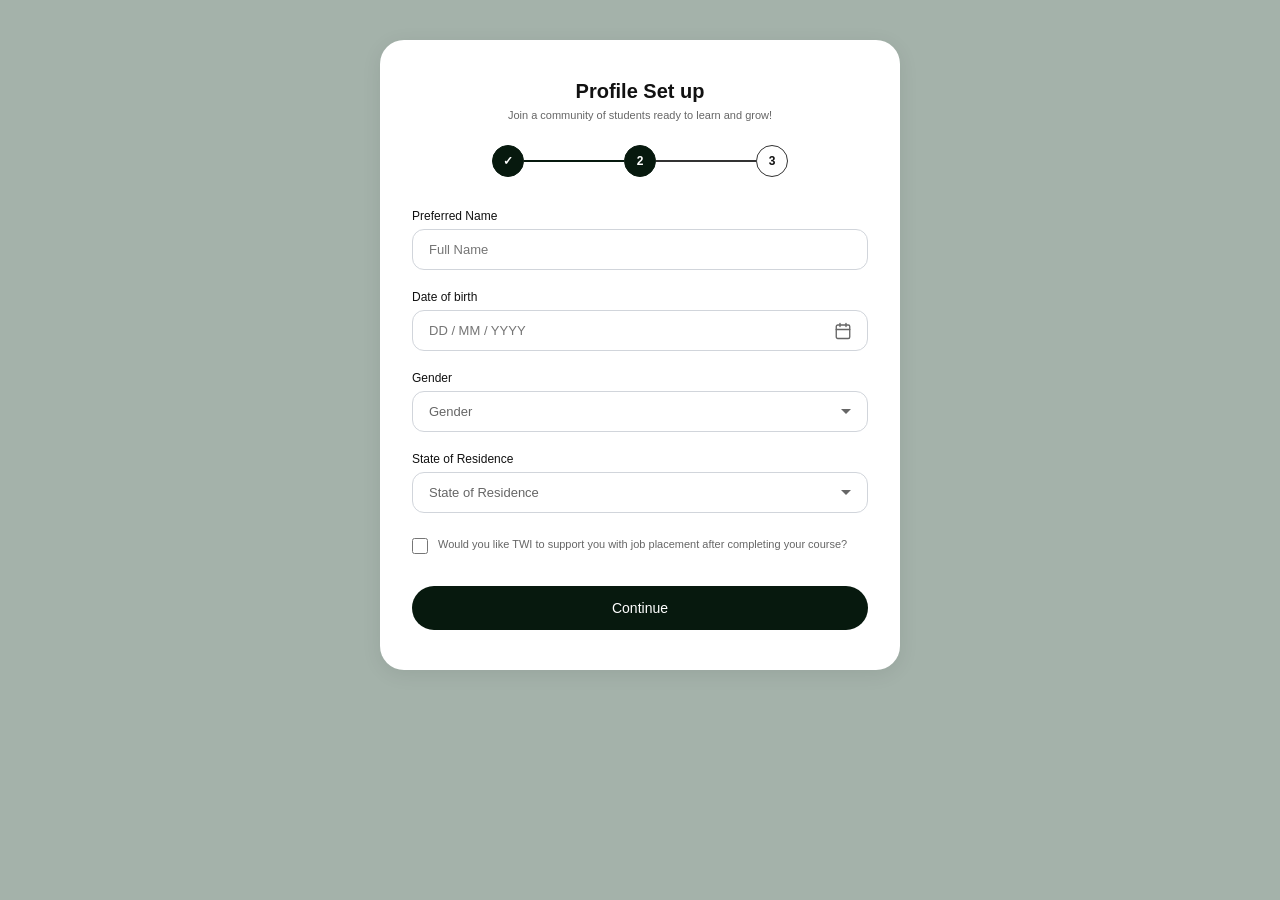
<file: student-information/student-info.html>
<!DOCTYPE html>
<html lang="en">
<head>
    <meta charset="UTF-8">
    <meta name="viewport" content="width=device-width, initial-scale=1.0">
    <title>TWI Solutions - Student Information</title>
    <link rel="stylesheet" href="student-info.css">
</head>
<body>

    <main class="page-wrapper">
        <div class="setup-container">
            
            <!-- Header & Stepper (Step 2 Active) -->
            <header class="setup-header">
                <h1>Profile Set up</h1>
                <p>Join a community of students ready to learn and grow!</p>

                <div class="stepper">
                    <div class="step completed">✓</div>
                    <div class="step-line active-line"></div>
                    <div class="step active">2</div>
                    <div class="step-line"></div>
                    <div class="step">3</div>
                </div>
            </header>

            <!-- Form Fields -->
            <form id="studentInfoForm" class="info-form">
                
                <!-- Preferred Name -->
                <div class="input-group">
                    <label for="preferredName">Preferred Name</label>
                    <input type="text" id="preferredName" placeholder="Full Name" required>
                </div>

                <!-- Date of Birth with Custom Calendar + Custom Month/Year Popovers -->
                <div class="input-group">
                    <label for="dob">Date of birth</label>
                    <div class="custom-calendar-wrapper" id="dobWrapper">
                        <div class="input-with-icon" id="dobInputBox">
                            <input type="text" id="dob" placeholder="DD / MM / YYYY" readonly required>
                            <svg class="calendar-svg" width="18" height="18" viewBox="0 0 24 24" fill="none" stroke="#666666" stroke-width="1.8" stroke-linecap="round" stroke-linejoin="round">
                                <rect x="3" y="4" width="18" height="18" rx="2" ry="2"></rect>
                                <line x1="16" y1="2" x2="16" y2="6"></line>
                                <line x1="8" y1="2" x2="8" y2="6"></line>
                                <line x1="3" y1="10" x2="21" y2="10"></line>
                            </svg>
                        </div>

                        <!-- Calendar Popup -->
                        <div class="calendar-dropdown hidden" id="calendarDropdown">
                            
                            <!-- Custom Month & Year Trigger Buttons -->
                            <div class="calendar-header">
                                <button type="button" class="picker-trigger" id="monthTrigger">
                                    <span id="monthDisplay">January</span>
                                    <span class="chevron">▾</span>
                                </button>

                                <button type="button" class="picker-trigger" id="yearTrigger">
                                    <span id="yearDisplay">2000</span>
                                    <span class="chevron">▾</span>
                                </button>
                            </div>

                            <!-- Custom Searchable Month Popover (Matching Monrhs.png) -->
                            <div class="picker-popover hidden" id="monthPopover">
                                <div class="popover-search">
                                    <input type="text" id="monthSearchInput" placeholder="Search">
                                    <svg width="15" height="15" viewBox="0 0 24 24" fill="none" stroke="#666666" stroke-width="2" stroke-linecap="round" stroke-linejoin="round">
                                        <circle cx="11" cy="11" r="8"></circle>
                                        <line x1="21" y1="21" x2="16.65" y2="16.65"></line>
                                    </svg>
                                </div>
                                <div class="popover-list" id="monthList"></div>
                                <div class="popover-footer">
                                    <button type="button" class="btn-apply" id="applyMonthBtn">Apply</button>
                                </div>
                            </div>

                            <!-- Custom Searchable Year Popover (Matching Monrhs.png) -->
                            <div class="picker-popover hidden" id="yearPopover">
                                <div class="popover-search">
                                    <input type="text" id="yearSearchInput" placeholder="Search">
                                    <svg width="15" height="15" viewBox="0 0 24 24" fill="none" stroke="#666666" stroke-width="2" stroke-linecap="round" stroke-linejoin="round">
                                        <circle cx="11" cy="11" r="8"></circle>
                                        <line x1="21" y1="21" x2="16.65" y2="16.65"></line>
                                    </svg>
                                </div>
                                <div class="popover-list" id="yearList"></div>
                                <div class="popover-footer">
                                    <button type="button" class="btn-apply" id="applyYearBtn">Apply</button>
                                </div>
                            </div>

                            <!-- Weekdays -->
                            <div class="calendar-weekdays">
                                <span>Mo</span>
                                <span>Tu</span>
                                <span>We</span>
                                <span>Th</span>
                                <span>Fr</span>
                                <span>Sa</span>
                                <span>Su</span>
                            </div>

                            <!-- Days Grid -->
                            <div class="calendar-days" id="calendarDays"></div>

                            <!-- Calendar Footer -->
                            <div class="calendar-footer">
                                <button type="button" class="btn-calendar-next" id="calendarNextBtn">Next</button>
                            </div>
                        </div>
                    </div>
                </div>

                <!-- Gender Dropdown -->
                <div class="input-group">
                    <label>Gender</label>
                    <div class="custom-select-wrapper" id="genderDropdown">
                        <div class="select-selected">Gender</div>
                        <div class="select-items select-hide gender-items">
                            <div class="gender-option" data-value="Female">
                                <span class="option-box"></span>
                                <span>Female</span>
                            </div>
                            <div class="gender-option" data-value="Male">
                                <span class="option-box"></span>
                                <span>Male</span>
                            </div>
                            <div class="gender-option" data-value="Preferred not to say">
                                <span class="option-box"></span>
                                <span>Preferred not to say</span>
                            </div>
                        </div>
                    </div>
                </div>

                <!-- State of Residence Dropdown -->
                <div class="input-group">
                    <label>State of Residence</label>
                    <div class="custom-select-wrapper" id="stateDropdown">
                        <div class="select-selected">State of Residence</div>
                        <div class="select-items select-hide">
                            <div data-value="Abia">Abia</div>
                            <div data-value="Adamawa">Adamawa</div>
                            <div data-value="Akwa Ibom">Akwa Ibom</div>
                            <div data-value="Anambra">Anambra</div>
                            <div data-value="Bauchi">Bauchi</div>
                            <div data-value="Bayelsa">Bayelsa</div>
                            <div data-value="Benue">Benue</div>
                            <div data-value="Borno">Borno</div>
                            <div data-value="Cross River">Cross River</div>
                            <div data-value="Delta">Delta</div>
                            <div data-value="Ebonyi">Ebonyi</div>
                            <div data-value="Edo">Edo</div>
                            <div data-value="Ekiti">Ekiti</div>
                            <div data-value="Enugu">Enugu</div>
                            <div data-value="Gombe">Gombe</div>
                            <div data-value="Imo">Imo</div>
                            <div data-value="Jigawa">Jigawa</div>
                            <div data-value="Kaduna">Kaduna</div>
                            <div data-value="Kano">Kano</div>
                            <div data-value="Katsina">Katsina</div>
                            <div data-value="Kebbi">Kebbi</div>
                            <div data-value="Kogi">Kogi</div>
                            <div data-value="Kwara">Kwara</div>
                            <div data-value="Lagos">Lagos</div>
                            <div data-value="Nasarawa">Nasarawa</div>
                            <div data-value="Niger">Niger</div>
                            <div data-value="Ogun">Ogun</div>
                            <div data-value="Ondo">Ondo</div>
                            <div data-value="Osun">Osun</div>
                            <div data-value="Oyo">Oyo</div>
                            <div data-value="Plateau">Plateau</div>
                            <div data-value="Rivers">Rivers</div>
                            <div data-value="Sokoto">Sokoto</div>
                            <div data-value="Taraba">Taraba</div>
                            <div data-value="Yobe">Yobe</div>
                            <div data-value="Zamfara">Zamfara</div>
                            <div data-value="FCT">FCT</div>
                        </div>
                    </div>
                </div>

                <!-- Job Placement Checkbox -->
                <div class="checkbox-group">
                    <label class="custom-checkbox">
                        <input type="checkbox" id="jobPlacement">
                        <span class="checkbox-text">Would you like TWI to support you with job placement after completing your course?</span>
                    </label>
                </div>

                <!-- Continue Button -->
                <button type="submit" class="btn-continue">Continue</button>
            </form>

        </div>
    </main>

    <script src="student-info.js"></script>
</body>
</html>
</file>
<file: style.css>
*{
  margin: 0;
  padding: 0;
  box-sizing: border-box;
}

body{
  background: #FCFCFC;
}

.logo{
  width: 55px;
  height: 55px;
  top: 23px;
  left: 32px;
  border-radius: 28px;
}

a{
  color: #FFFFFF;
}

.header{
  display: flex;
  justify-content: flex-start;
  gap: 90px;
  align-items: center;
  padding: 20px 60px;
  background: #072718;
  border-radius: 50px;
  margin-left: 100px;
  margin-right: 100px;
  margin-top: 10px;
}
/* MOBILE HAMBURGER NAVIGATION */

.menu-toggle {
  display: none;
  background: none;
  border: none;
  padding: 8px;
  cursor: pointer;
}

.menu-toggle span {
  display: block;
  width: 27px;
  height: 3px;
  background: #FFFFFF;
  border-radius: 5px;
}


nav{
  display: flex;
  align-items: center;
  gap: 50px;
}

nav a{
  text-decoration: none;
  font-size: 16px;
}

.register{
  background: #D09C3B;
  padding: 15px;
  border-radius: 40px;
  text-decoration: none;
}

.sign-in{
  border-color: #D2D3D4;
  padding-left:25px ;
  padding-right:25px ;
  padding-top: 10px;
  padding-bottom: 10px;
  border: 1px solid;
  border-radius: 40px;
}

.mini-flex h3{
  color: var(--Base-color-Accent-50, #D09C3B);
font-family: var(--Font-Name, Poppins);
font-size: var(--Spacing-Number-6, 20px);
font-style: normal;
font-weight: 700;
line-height: 100%;
}

h2{
  color: var(--Base-color-green-Base, #072718);
font-family: var(--Font-Name, Poppins);
font-size: var(--Spacing-Number-12, 44px);
font-style: normal;
font-weight: 700;
line-height: 100%; 
}

h4{

color: var(--BODY-TEST, #686B6F);
font-family: var(--Font-2, "League Spartan");
font-size: var(--Spacing-Number-18, 18px);
font-style: normal;
font-weight: 600;
line-height: 100%;
}

.mini-flex{
  display: flex;
width: 687px;
flex-direction: column;
align-items: flex-start;
gap: 30px;
}

.flex-container {
  display: flex;
  justify-content: space-between;
  align-items: center;
  gap: 40px;
  max-width: 1200px;
  margin: 0 auto;
  padding: 40px;
}

.girl-image {
  width: 35%;
  height: auto;
   mask-image: linear-gradient(to bottom, black 70%, transparent 90%)
}

.flex-container > div {
  flex: 1;
}

.explore{
border-radius: 28px;
border: 1px solid var(--BODY-TEST, #686B6F);
color: #04140C;
text-decoration: none;
padding: 10px 20px 10px 20px;
text-align: center;
}

.registration{
  display: flex;
  gap: 16px;
  margin-top: 40px;
}

.aim{
  background: #F4F6F5  ;
  padding: 50px;
  color:  #D09C3B;
font-family: var(--Font-Name, Poppins);
font-size: var(--Spacing-Number-7, 24px);
font-style: normal;
font-weight: 700;
line-height: 100%;
display: flex;
gap: 100px;
justify-content: center;
text-align: center;
margin:5px 100px 5px 100px ;
border-radius: 15px;
padding-left: 20px;

}

.aim-elements{
  color: #D09C3B;
}

.question-heading{
  color: var(--Header-TEXT, #1C2127);
text-align: center;
font-family: var(--Font-Name, Poppins);
font-size: var(--Spacing-Number-7, 24px);
font-style: normal;
font-weight: 700;
line-height: 100%; 
}
.question-paragraph{
  color: var(--BODY-TEST, #686B6F);
text-align: center;
font-family: var(--Font-2, "League Spartan");
font-size: var(--Spacing-Number-18, 18px);
font-style: normal;
font-weight: 600;
line-height: 100%; 
justify-content: center;
max-width: 500px;
margin: 0 auto;
margin-top: 15px;
}

.question{
  margin-top: 50px;
}

.reason{
display: inline-flex;
align-items: center;
gap: 50px;
margin:20px  85px 20px 85px;
}

.reason1{
  display: flex;
width: 360px;
padding: 41px 27px 60px 27px;
flex-direction: column;
align-items: center;
gap: 42px;
text-align: center;
border-radius: 8px;
border: 0.5px solid rgba(104, 107, 111, 0.30);
background: #FCFCFC;
box-shadow: 0 4px 4px 0 rgba(104, 107, 111, 0.40);
}

.reason2{
  display: flex;
width: 360px;
padding: 34px 27px 50px 27px;
flex-direction: column;
align-items: center;
gap: 42px;
text-align: center;
border-radius: 8px;
border: 0.5px solid rgba(104, 107, 111, 0.30);
background: #FCFCFC;
box-shadow: 0 4px 4px 0 rgba(104, 107, 111, 0.40);
}

.reason3{
  display: flex;
width: 360px;
padding: 34px 27px 50px 27px;
flex-direction: column;
align-items: center;
gap: 42px;
text-align: center;
border-radius: 8px;
border: 0.5px solid rgba(104, 107, 111, 0.30);
background: #FCFCFC;
box-shadow: 0 4px 4px 0 rgba(104, 107, 111, 0.40);
}

.review-header{
width: 0 auto;
align-items: center;
gap: 22px;
text-align: center;
justify-content: center;
display: flex;
flex-direction: column;

}

.review-header h3 {
  color: var(--Header-TEXT, #1C2127);
  text-align: center;
  font-family: var(--Font-Name, Poppins);
  font-size: var(--Spacing-Number-7, 24px);
  font-style: normal;
  font-weight: 700;
  line-height: 100%;
}

.review-header p{
  color: var(--BODY-TEST, #686B6F);
text-align: center;
font-family: var(--Font-2, "League Spartan");
font-size: var(--Spacing-Number-18, 18px);
font-style: normal;
font-weight: 600;
line-height: 100%;
}


.reviews-container {
  display: flex;
  gap: 50px;
  justify-content: center;
  align-items: stretch;
   /* margin: 30px 80px; */
   width: 0 auto;
   margin: 20px  85px 20px 85px
   
   


}

.review-card {
  flex: 1;
  padding: 10px 40px;
  gap: 40px;
  border-radius: 8px;
border: 0.5px solid rgba(104, 107, 111, 0.30);
background: #FCFCFC;
box-shadow: 0 4px 4px 0 rgba(104, 107, 111, 0.40)
}

.review-profile {
  display: flex;
  align-items: center;
  gap: 15px;
}

.review-profile img {
  width: 70px;
  height: 70px;
  object-fit: cover;
  border-radius: 50%;
}

.review-profile h3{
  color: #000;
text-align: center;
font-family: var(--Font-2, "League Spartan");
font-size: var(--Spacing-Number-18, 18px);
font-style: normal;
font-weight: 600;
line-height: 100%;
margin: 5px 0;
}

.review-profile p {
margin: 5px 0;
color: var(--BODY-TEST, #686B6F);
text-align: center;
font-family: var(--Font-2, "League Spartan");
font-size: var(--Spacing-Number-19, 14px);
font-style: normal;
font-weight: 500;
line-height: 100%; 
}

.review-card hr {
  margin: 20px 0;
}

.purpose{
  display: flex;
/* width: 1441px; */
height: 190px;
padding-right: 81px;
align-items: center;
gap: 1px;
background: #FCFCFC;
box-shadow:  0  rgba(28, 33, 39, 0.40);
justify-content: center;
text-align: center;
gap: 50px;
}
.courses h2{
color: var(--Header-TEXT, #1C2127);
text-align: center;
font-family: var(--Font-Name, Poppins);
font-size: var(--Spacing-Number-12, 44px);
font-style: normal;
font-weight: 500;
line-height: 100%; 
margin-bottom: 10px;
}

.courses p{
  color: var(--BODY-TEST, #686B6F);
text-align: center;
font-family: var(--Font-2, "League Spartan");
font-size: var(--Spacing-Number-18, 18px);
font-style: normal;
font-weight: 600;
line-height: 100%; /* 18px */

}

.sub-class{

  width: 490px;
height: 480px;
flex-shrink: 0;
border-radius: 22px;
background: var(--Base-color-green-Color-9, #04140C);
}

.sub-class img{
  width: 450px;
height: 300px;
margin-top: 20px;
margin-left: 20px;
border-radius: 20px;
}

.sub-class h3{

color: rgba(252, 252, 252, 0.99);
/* Bold HEader/Bold Header 6 28-20 */
font-family: var(--Font-Name, Poppins);
font-size: var(--Spacing-Number-6, 20px);
font-style: normal;
font-weight: 700;
line-height: 100%; /* 20px */
margin-left: 20px;
}

.sub-class p{

color: #FFF;
/* Body/Semi bold body/Semi - -Bold Body - 10 - 8 */
font-family: var(--Font-2, "League Spartan");
font-size: var(--Spacing-Number-5, 12px);
font-style: normal;
font-weight: 600;
line-height: 100%; /* 16px */
margin-left: 20px;
margin-top: 5px;
}

.sub-class a{
  text-decoration: none;
  display: inline-flex;
height: var(--Spacing-Number-11, 40px);
padding: var(--Spacing-Number-6, 20px) var(--Spacing-Number-11, 40px);
justify-content: center;
align-items: center;
gap: 10px;
border-radius: 22px;
background: var(--Base-color-Accent-50, #D09C3B);
box-shadow: 0 1px 1px 0 rgba(48, 75, 63, 0.30);
margin-top: 20px;
margin-left: 22px;
}

.classes-container{
  display: grid;
  grid-template-columns: repeat(2, 1fr);
  gap: 15px;
  margin: 50px 70px 50px 120px;
  padding: 20px;
  justify-content: center;
  column-gap: 0px;
}

.extra-box[hidden] {
  display: none !important;
}

#viewMore {
  display: block;
  margin: 20px auto;
  color: var(--Header-TEXT, #1C2127);
font-family: var(--Font-Name, Poppins);
font-size: var(--Spacing-Number-6, 20px);
font-style: normal;
font-weight: 700;
line-height: 100%; /* 20px */
background: none;
border: none;
}

.faq{
  color: var(--Header-TEXT, #1C2127);
text-align: start;
font-family: var(--Font-Name, Poppins);
font-size: var(--Spacing-Number-6, 20px);
font-style: normal;
font-weight: 500;
line-height: 100%; /* 20px */
}

strong{
  color: #000;
font-family: var(--Font-Name, Poppins);
font-size: var(--Spacing-Number-12, 44px);
font-style: normal;
font-weight: 700;
line-height: 100%; /* 44px */
}

.need{
  color: var(--Base-color-green-Base, #072718);
font-family: var(--Font-Name, Poppins);
font-size: var(--Spacing-Number-12, 44px);
font-style: normal;
font-weight: 700;
line-height: 100%;
}

/* FAQ SECTION */

.faq-section {
  display: grid;
  grid-template-columns: 1fr 1fr;
  gap: 60px;
  padding: 70px 7%;
  align-items: start;
  background: #fff;
  font-family: var(--Font-Name, Poppins);
}

.faq-label {
  font-size: 14px;
  margin-bottom: 18px;
  color: #333;
  text-decoration: none;
  font-family: var(--Font-Name, Poppins);
}

.faq-left h2 {
  font-size: 38px;
  line-height: 1.1;
  max-width: 350px;
  margin-bottom: 15px;
  color: #111;
}

.faq-left h2 span {
  color: #294f3e;
}

.faq-description {
  font-size: 14px;
  line-height: 1.5;
  max-width: 350px;
  color: #555;
  margin-bottom: 25px;
}

.faq-email {
  display: inline-block;
  background: #062c20;
  color: white;
  padding: 12px 18px;
  border-radius: 30px;
  text-decoration: none;
  font-size: 12px;
}


/* FAQ QUESTIONS */

.faq-right {
  width: 100%;
  font-family: var(--Font-Name, Poppins);
}

/* Hide extra FAQ questions initially */

.faq-item[hidden] {
  display: none !important;
}

.faq-item {
  border-bottom: 1px solid #ddd;
  padding: 15px 0;
}

.faq-item summary {
  font-size: 14px;
  font-weight: 600;
  cursor: pointer;
  list-style: none;
  display: flex;
  justify-content: space-between;
  align-items: center;
}

.faq-item summary::-webkit-details-marker {
  display: none;
}

.faq-item summary::after {
  content: "×";
  font-size: 20px;
  font-weight: 300;
  color: #777;
}

.faq-item[open] summary::after {
  content: "−";
}

.faq-item p {
  font-size: 13px;
  line-height: 1.6;
  color: #666;
  padding-top: 10px;
}

/* Hide extra questions initially */
.faq-right .faq-item.extra-faq[hidden] {
  display: none !important;
}

/* Display extra questions when revealed */
.faq-right .faq-item.extra-faq:not([hidden]) {
  display: block !important;
}

.extra-faq.show {
  display: block;
}


.view-all {
  display: block;
  margin: 15px auto;
  background: none;
  border: none;
  outline: none;
  padding: 0;
  color: #333;
  font-size: 13px;
  cursor: pointer;
  text-align: center;
}


/* JOIN TWI BANNER */

.join-banner {
  background:  #304B3F;
  margin: 20px 7% 50px;
  min-height: 200px;
  border-radius: 15px;
  padding: 35px 30px;
  display: flex;
  justify-content: space-between;
  align-items: center;
  overflow: hidden;
  color: white;
}

.join-content {
  max-width: 400px;
}

.join-content h3 {
  font-size: 23px;
  margin-bottom: 12px;
}

.join-content p {
  font-size: 13px;
  line-height: 1.5;
  margin-bottom: 22px;
}

.register-btn {
  display: inline-block;
  background: #061e16;
  color: white;
  text-decoration: none;
  padding: 10px 28px;
  border-radius: 25px;
  font-size: 12px;
}

.join-image {
  align-self: flex-end;
  height: 200px;
}

.join-image img {
  height: 230px;
  width: auto;
  object-fit: contain;
  display: block;
}



/* MOBILE VIEW */

@media (max-width: 768px) {

  .header {
    display: flex;
    flex-direction: row !important;
    justify-content: space-between;
    align-items: center;

    flex-wrap: nowrap;
    position: relative;

    width: calc(100% - 30px);
    margin: 10px auto;
    padding: 12px 20px;
    gap: 10px;
  }

  /* Logo stays on the left */

  .header .logo {
    display: block;
    margin: 0;
    flex-shrink: 0;
  }

  /* Hamburger stays on the right */

  .menu-toggle {
    display: flex;
    flex-direction: column;
    justify-content: center;
    align-items: center;
    gap: 6px;

    margin-left: auto;
    flex-shrink: 0;
  }

  /* Hide navigation initially */

  .header nav {
    display: none;

    position: absolute;
    top: calc(100% + 10px);
    left: 0;

    width: 100%;
    padding: 20px;

    background: #072718;
    border-radius: 20px;

    flex-direction: column;
    align-items: stretch;
    justify-content: flex-start;
    gap: 12px;

    z-index: 1000;
  }

  /* Show navigation when clicked */

  .header nav.active {
    display: flex;
  }

  .header nav a {
    display: block;
    width: 100%;
    text-align: left;
    font-size: 15px;
    padding: 12px 15px;
  }

  .header nav .register,
  .header nav .sign-in {
    text-align: center;
  }

}


/* TABLET AND SMALL DESKTOP */

@media (max-width: 1100px) {

  /* HEADER */

  .header {
    width: calc(100% - 40px);
    margin: 10px auto 0;
    padding: 15px 25px;
    gap: 20px;
    justify-content: space-between;
  }

  nav {
    gap: 15px;
    flex-wrap: wrap;
    justify-content: flex-end;
  }

  nav a {
    font-size: 14px;
  }


  /* HERO SECTION */

  .flex-container {
    gap: 25px;
    padding: 40px 25px;
  }

  .mini-flex {
    width: auto;
    flex: 1;
    gap: 22px;
    min-width: 0;
  }

  .mini-flex h2 {
    font-size: 38px;
    line-height: 1.15;
  }

  .mini-flex h4 {
    line-height: 1.4;
  }

  .girl-image {
    width: 40%;
  }


  /* AIM SECTION */

  .aim {
    width: calc(100% - 60px);
    margin: 20px auto;
    padding: 35px 20px;
    gap: 35px;
    flex-wrap: wrap;
    justify-content: center;
  }


  /* REASON CARDS */

  .reason {
    display: grid;
    grid-template-columns: repeat(3, minmax(0, 1fr));
    width: calc(100% - 60px);
    margin: 30px auto;
    gap: 20px;
  }

  .reason1,
  .reason2,
  .reason3 {
    width: 100%;
    min-width: 0;
    padding: 30px 18px;
    gap: 25px;
  }


  /* REVIEWS */

  .review-header {
    width: 100%;
    padding: 0 20px;
  }

  .reviews-container {
    display: grid;
    grid-template-columns: repeat(3, minmax(0, 1fr));
    width: calc(100% - 60px);
    margin: 30px auto;
    gap: 20px;
  }

  .review-card {
    min-width: 0;
    padding: 20px;
  }

  .review-card > p {
    line-height: 1.5;
  }


  /* PURPOSE SECTION */

  .purpose {
    height: auto;
    min-height: 150px;
    padding: 30px 20px;
    gap: 25px;
    flex-wrap: wrap;
    justify-content: center;
  }


  /* COURSES */

  .classes-container {
    width: calc(100% - 60px);
    max-width: 1100px;
    margin: 40px auto;
    padding: 0;
    grid-template-columns: repeat(2, minmax(0, 1fr));
    gap: 25px;
  }

  .sub-class {
    width: 100%;
    min-width: 0;
    height: auto;
    min-height: 440px;
    padding: 18px;
    display: flex;
    flex-direction: column;
  }

  .sub-class img {
    width: 100%;
    height: 220px;
    object-fit: cover;
    margin: 0 0 18px;
  }

  .sub-class h3 {
    margin: 0 0 10px;
    line-height: 1.3;
  }

  .sub-class p {
    margin: 0;
    line-height: 1.5;
    font-size: 14px;
  }

  .sub-class a {
    margin: 20px 0 0;
    padding: 12px 20px;
    height: auto;
    align-self: flex-start;
  }

}


/* TABLETS */

@media (max-width: 768px) {

  /* HEADER */

  .header {
    flex-direction: column;
    width: calc(100% - 30px);
    padding: 18px;
    gap: 18px;
    border-radius: 25px;
  }

  nav {
    width: 100%;
    justify-content: center;
    gap: 15px 20px;
  }

  nav a {
    font-size: 14px;
  }


  /* HERO SECTION */

  .flex-container {
    flex-direction: column;
    align-items: center;
    text-align: center;
    padding: 45px 25px;
    gap: 30px;
  }

  .mini-flex {
    width: 100%;
    max-width: 600px;
    align-items: center;
  }

  .mini-flex h3,
  .mini-flex h2,
  .mini-flex h4 {
    text-align: center;
  }

  .mini-flex h2 {
    font-size: 36px;
  }

  .mini-flex h4 {
    max-width: 520px;
  }

  .registration {
    justify-content: center;
    flex-wrap: wrap;
    margin-top: 10px;
  }

  .girl-image {
    width: 70%;
    max-width: 430px;
  }


  /* AIM SECTION */

  .aim {
    gap: 30px;
    padding: 30px 20px;
  }

  .aim-elements {
    font-size: 20px;
  }


  /* QUESTION SECTION */

  .question {
    margin: 40px 20px 0;
  }

  .question-paragraph {
    width: 100%;
    max-width: 500px;
    line-height: 1.5;
  }


  /* REASON CARDS */

  .reason {
    grid-template-columns: repeat(2, minmax(0, 1fr));
    width: calc(100% - 40px);
    gap: 20px;
  }


  /* REVIEWS */

  .reviews-container {
    grid-template-columns: repeat(2, minmax(0, 1fr));
    width: calc(100% - 40px);
    gap: 20px;
  }

  .review-card {
    padding: 20px;
  }

  .review-profile {
    gap: 10px;
  }

  .review-profile img {
    width: 60px;
    height: 60px;
  }


  /* PURPOSE */

  .purpose {
    gap: 18px;
    padding: 25px 15px;
  }

  .purpose h3 {
    font-size: 17px;
  }

  .purpose img {
    width: 18px;
    height: auto;
  }


  /* COURSES */

  .courses {
    padding: 0 20px;
    text-align: center;
  }

  .courses h2 {
    font-size: 34px;
    line-height: 1.2;
  }

  .courses p {
    line-height: 1.5;
  }

  .classes-container {
    width: calc(100% - 40px);
    gap: 20px;
  }

  .sub-class {
    min-height: 420px;
  }

}


/*  MOBILE PHONES */

@media (max-width: 600px) {

  /* HEADER */

  .header {
    width: calc(100% - 24px);
    padding: 15px;
    gap: 18px;
    border-radius: 22px;
  }

  .logo {
    width: 48px;
    height: 48px;
  }

  nav {
    justify-content: center;
    gap: 14px;
  }

  nav a {
    font-size: 13px;
  }

  nav .register {
    padding: 10px 13px;
  }

  nav .sign-in {
    padding: 8px 15px;
  }


  /* HERO SECTION */

  .flex-container {
    padding: 35px 18px;
    gap: 25px;
  }

  .mini-flex {
    gap: 20px;
  }

  .mini-flex h3 {
    font-size: 17px;
  }

  .mini-flex h2 {
    font-size: 30px;
    line-height: 1.2;
  }

  .mini-flex h4 {
    font-size: 16px;
    line-height: 1.5;
  }

  .registration {
    gap: 12px;
    justify-content: center;
  }

  .registration .register {
    padding: 12px 15px;
    font-size: 13px;
  }

  .explore {
    padding: 10px 15px;
    font-size: 13px;
  }

  .girl-image {
    width: 100%;
    max-width: 350px;
  }


  /* AIM SECTION */

  .aim {
    display: grid;
    grid-template-columns: repeat(2, minmax(0, 1fr));
    width: calc(100% - 30px);
    margin: 20px auto;
    padding: 25px 15px;
    gap: 25px 15px;
  }

  .aim-elements {
    font-size: 18px;
    text-align: center;
  }


  /* QUESTION SECTION */

  .question {
    margin: 40px 15px 0;
  }

  .question-heading {
    font-size: 21px;
    line-height: 1.3;
  }

  .question-paragraph {
    font-size: 15px;
    line-height: 1.5;
    margin-top: 12px;
    padding: 0 5px;
  }


  /* REASON CARDS */

  .reason {
    grid-template-columns: 1fr;
    width: calc(100% - 30px);
    gap: 20px;
    margin: 25px auto;
  }

  .reason1,
  .reason2,
  .reason3 {
    width: 100%;
    padding: 28px 22px;
    gap: 22px;
  }


  /* REVIEW HEADING */

  .review-header {
    gap: 15px;
    padding: 0 15px;
  }

  .review-header h3 {
    font-size: 21px;
  }

  .review-header p {
    font-size: 15px;
  }


  /* REVIEW CARDS */

  .reviews-container {
    grid-template-columns: 1fr;
    width: calc(100% - 30px);
    margin: 25px auto;
    gap: 20px;
  }

  .review-card {
    padding: 22px;
  }

  .review-profile {
    gap: 15px;
  }

  .review-profile img {
    width: 65px;
    height: 65px;
  }

  .review-card > p {
    font-size: 14px;
    line-height: 1.6;
  }


  /* PURPOSE SECTION */

  .purpose {
    display: flex;
    flex-wrap: wrap;
    justify-content: center;
    align-items: center;
    gap: 15px;
    height: auto;
    min-height: 120px;
    padding: 25px 15px;
  }

  .purpose h3 {
    font-size: 14px;
    line-height: 1.3;
  }

  .purpose img {
    width: 14px;
    height: 14px;
  }


  /* COURSES HEADING */

  .courses {
    padding: 0 18px;
  }

  .courses h2 {
    font-size: 27px;
    line-height: 1.2;
    margin-bottom: 12px;
  }

  .courses p {
    font-size: 15px;
    line-height: 1.5;
  }


  /* COURSE CARDS */

  .classes-container {
    grid-template-columns: 1fr;
    width: calc(100% - 30px);
    margin: 30px auto;
    padding: 0;
    gap: 20px;
  }

  .sub-class {
    width: 100%;
    min-height: auto;
    height: auto;
    padding: 15px;
    border-radius: 18px;
  }

  .sub-class img {
    width: 100%;
    height: auto;
    aspect-ratio: 16 / 9;
    object-fit: cover;
    margin: 0 0 18px;
    border-radius: 14px;
  }

  .sub-class h3 {
    font-size: 18px;
    margin: 0 0 10px;
  }

  .sub-class p {
    font-size: 13px;
    line-height: 1.5;
    margin: 0;
  }

  .sub-class a {
    margin: 18px 0 0;
    padding: 12px 18px;
    height: auto;
    font-size: 13px;
  }


  /* VIEW ALL */

  #viewMore {
    display: block;
    margin: 20px auto;
    padding: 10px;
    font-size: 17px;
    cursor: pointer;
  }

}


/* VERY SMALL PHONES */

@media (max-width: 380px) {

  .header {
    width: calc(100% - 16px);
    padding: 12px;
  }

  nav {
    gap: 12px;
  }

  nav a {
    font-size: 12px;
  }

  .mini-flex h2 {
    font-size: 26px;
  }

  .mini-flex h4 {
    font-size: 14px;
  }

  .registration {
    flex-direction: column;
    width: 100%;
    align-items: stretch;
  }

  .registration a {
    text-align: center;
  }

  .aim-elements {
    font-size: 16px;
  }

  .courses h2 {
    font-size: 24px;
  }

}


/* RESPONSIVE DESIGN */

@media (max-width: 768px) {

  .faq-section {
    grid-template-columns: 1fr;
    gap: 35px;
    padding: 50px 6%;
  }

  .faq-left h2 {
    font-size: 32px;
  }

  .join-banner {
    margin: 20px 6% 40px;
    padding: 25px;
    flex-direction: column;
    align-items: flex-start;
  }

  .join-content h3 {
    font-size: 20px;
  }

  .join-image {
    align-self: center;
    margin-top: 15px;
    height: 170px;
  }

  .join-image img {
    height: 190px;
    max-width: 100%;
  }

}
</file>
<file: twi-login/styles.css>
:root {
    --bg-color: #f8f9fa;
    --card-bg: #ffffff;
    --text-main: #111111;
    --text-muted: #666666;
    --border-color: #d1d5db;
    --btn-bg: #0b1310;
    --btn-hover: #1a2822;
    --google-bg: #f9fafb;
    --google-hover: #f3f4f6;
    --error-color: #e53e3e;
}

* {
    box-sizing: border-box;
    margin: 0;
    padding: 0;
    font-family: -apple-system, BlinkMacSystemFont, "Segoe UI", Roboto, Helvetica, Arial, sans-serif;
}

body {
    background-color: var(--bg-color);
    display: flex;
    justify-content: center;
    align-items: center;
    min-height: 100vh;
    padding: 20px;
}

.auth-card {
    background-color: var(--card-bg);
    border-radius: 16px;
    box-shadow: 0 4px 24px rgba(0, 0, 0, 0.06);
    padding: 40px 32px;
    position: relative;
    width: 100%;
    max-width: 440px;
}

.auth-card.hidden {
    display: none;
}

.close-btn {
    position: absolute;
    top: 20px;
    right: 20px;
    background: none;
    border: none;
    font-size: 22px;
    color: var(--text-muted);
    cursor: pointer;
}

.auth-header {
    text-align: center;
    margin-bottom: 24px;
}

.auth-header h2 {
    font-size: 20px;
    font-weight: 600;
    color: var(--text-main);
    margin-bottom: 6px;
}

.auth-header p {
    font-size: 13px;
    color: var(--text-muted);
}

.btn-social {
    width: 100%;
    display: flex;
    align-items: center;
    justify-content: center;
    gap: 10px;
    background-color: var(--google-bg);
    border: 1px solid var(--border-color);
    border-radius: 30px;
    padding: 10px 16px;
    font-size: 13px;
    font-weight: 500;
    color: var(--text-main);
    cursor: pointer;
}

.divider {
    display: flex;
    align-items: center;
    text-align: center;
    margin: 20px 0;
    color: var(--text-muted);
    font-size: 12px;
}

.divider::before,
.divider::after {
    content: '';
    flex: 1;
    border-bottom: 1px solid #e5e7eb;
}

.divider span {
    padding: 0 10px;
}

.form-group {
    margin-bottom: 16px;
}

.form-group label {
    display: block;
    font-size: 13px;
    font-weight: 500;
    color: var(--text-main);
    margin-bottom: 6px;
}

.form-group input {
    width: 100%;
    padding: 10px 14px;
    border: 1px solid var(--border-color);
    border-radius: 8px;
    font-size: 13px;
    color: var(--text-main);
    outline: none;
}

.form-group input::placeholder {
    color: #9ca3af;
}

.hint-text {
    display: block;
    font-size: 11px;
    color: var(--text-muted);
    margin-top: 4px;
}

.error-msg {
    display: none;
    font-size: 11px;
    color: var(--error-color);
    margin-top: 4px;
}

/* Error State Modifier */
.form-group.has-error input {
    border-color: var(--error-color);
}

.form-group.has-error .error-msg {
    display: block;
}

.form-group.has-error .hint-text {
    display: none;
}

.btn-continue {
    width: 100%;
    background-color: var(--btn-bg);
    color: #ffffff;
    border: none;
    border-radius: 30px;
    padding: 12px;
    font-size: 14px;
    font-weight: 500;
    cursor: pointer;
    margin-top: 8px;
}

.auth-footer {
    text-align: center;
    margin-top: 24px;
}

.auth-footer p {
    font-size: 12px;
    color: var(--text-muted);
}

.auth-footer a {
    color: var(--text-main);
    font-weight: 600;
    text-decoration: none;
}
/* OTP Input Boxes */
.otp-container {
    display: flex;
    justify-content: space-between;
    gap: 8px;
    margin: 24px 0 16px 0;
}

.otp-input {
    width: 48px;
    height: 52px;
    text-align: center;
    font-size: 18px;
    font-weight: 600;
    border: 1px solid var(--border-color);
    border-radius: 8px;
    outline: none;
    transition: border-color 0.2s;
}

.otp-input:focus {
    border-color: var(--text-main);
}

/* Resend Code Section */
.resend-wrapper {
    text-align: center;
    margin-bottom: 24px;
}

.resend-wrapper p {
    font-size: 12px;
    color: var(--text-muted);
}

.resend-btn {
    background: none;
    border: none;
    color: var(--text-main);
    font-weight: 600;
    cursor: pointer;
    font-size: 12px;
    padding: 0;
}

.resend-btn:disabled {
    color: var(--text-muted);
    cursor: not-allowed;
}
</file>
<file: aboutus.css>
*{
  margin: 0;
  padding: 0;
  box-sizing: border-box;
}

body{
  background: #FCFCFC;
}

.logo{
  width: 55px;
  height: 55px;
  top: 23px;
  left: 32px;
  border-radius: 28px;
}

a{
  color: #FFFFFF;
}

.header{
  display: flex;
  justify-content: flex-start;
  gap: 90px;
  align-items: center;
  padding: 20px 60px;
  background: #072718;
  border-radius: 50px;
  margin-left: 100px;
  margin-right: 100px;
  margin-top: 10px;
}

/* =====================================
   MOBILE HAMBURGER NAVIGATION
===================================== */

.menu-toggle {
  display: none;
  background: none;
  border: none;
  padding: 8px;
  cursor: pointer;
}

.menu-toggle span {
  display: block;
  width: 27px;
  height: 3px;
  background: #FFFFFF;
  border-radius: 5px;
}

nav{
  display: flex;
  align-items: center;
  gap: 50px;
}

nav a{
  text-decoration: none;
  font-size: 16px;
}

.register{
  background: #D09C3B;
  padding: 15px;
  border-radius: 40px;
  text-decoration: none;
}

.sign-in{
  border-color: #D2D3D4;
  padding-left:25px ;
  padding-right:25px ;
  padding-top: 10px;
  padding-bottom: 10px;
  border: 1px solid;
  border-radius: 40px;
}

.mini-flex h3{
  color: var(--Base-color-Accent-50, #D09C3B);
font-family: var(--Font-Name, Poppins);
font-size: var(--Spacing-Number-6, 20px);
font-style: normal;
font-weight: 700;
line-height: 100%;
}

h2{
  color: var(--Base-color-green-Base, #072718);
font-family: var(--Font-Name, Poppins);
font-size: var(--Spacing-Number-12, 44px);
font-style: normal;
font-weight: 700;
line-height: 100%; 
}

h4{

color: var(--BODY-TEST, #686B6F);
font-family: var(--Font-2, "League Spartan");
font-size: var(--Spacing-Number-18, 18px);
font-style: normal;
font-weight: 600;
line-height: 100%;
}

.mini-flex{
  display: flex;
width: 687px;
flex-direction: column;
align-items: flex-start;
gap: 30px;
}

.flex-container {
  display: flex;
  justify-content: space-between;
  align-items: center;
  gap: 40px;
  max-width: 1200px;
  margin: 0 auto;
  padding: 40px;
}

.girl-image {
  width: 35%;
  height: auto;
   mask-image: linear-gradient(to bottom, black 70%, transparent 90%)
}

.flex-container > div {
  flex: 1;
}

.explore{
border-radius: 28px;
border: 1px solid var(--BODY-TEST, #686B6F);
color: #04140C;
text-decoration: none;
padding: 10px 20px 10px 20px;
text-align: center;
}

.registration{
  display: flex;
  gap: 16px;
  margin-top: 40px;
}





/* BRIEF HISTORY SECTION */

.history-section {
  width: 100%;
  padding-bottom: 50px;
  box-sizing: border-box;
}


/* HISTORY HERO SECTION */

.history-hero {
  width: 100%;
  min-height: 320px;
  position: relative;
  overflow: hidden;
  display: flex;
  justify-content: center;
  align-items: center;
  text-align: center;
  padding: 40px 20px;
  box-sizing: border-box;
  isolation: isolate;
}


/* HISTORY IMAGE */

.history-image {
  position: absolute;
  width: 100%;
  height: 100%;
  top: 0;
  left: 0;
  object-fit: cover;
  object-position: center;
  z-index: -2;
background: rgba(7, 39, 24, 0.45)
}


/* DARK OVERLAY ON IMAGE */

.history-hero::before {
  content: "";
  position: absolute;
  inset: 0;
  background: rgba(0, 0, 0, 0.55);
  z-index: -1;
}


/* HERO TEXT */

.history-content {
  max-width: 600px;
  color: white;
  text-align: center;
}

.history-content h2 {
  font-size: 28px;
  font-weight: 700;
  margin-bottom: 15px;
  line-height: 1.3;
  color:#FCFCFC
}

.history-content p {
  font-size: 15px;
  line-height: 1.6;
  max-width: 300px;
  margin: 0 auto;
}


/* MISSION AND VISION SECTION */

.mission-vision {
  display: grid;
  grid-template-columns: repeat(2, 1fr);
  gap: 25px;
  max-width: 1000px;
  margin: 40px auto 0;
  padding: 0 30px;
  box-sizing: border-box;
}


/* MISSION AND VISION CARDS */

.info-card {
  border: 1px solid #dddddd;
  border-radius: 8px;
  padding: 25px 20px;
  text-align: center;
  min-height: 140px;
  box-sizing: border-box;
}

.info-card h3 {
  font-size: 16px;
  font-weight: 600;
  color: #D09C3B;
  margin: 0 0 15px;
}

.info-card p {
  font-size: 14px;
  line-height: 1.6;
  margin: 0;
  color: #686B6F;
  font-family: var(--Font-Name, Poppins);
font-size: var(--Spacing-Number-8, 18px);
}

/* MOBILE VIEW */

@media (max-width: 768px) {

  .header {
    display: flex;
    flex-direction: row !important;
    justify-content: space-between;
    align-items: center;

    flex-wrap: nowrap;
    position: relative;

    width: calc(100% - 30px);
    margin: 10px auto;
    padding: 12px 20px;
    gap: 10px;
  }

  /* Logo stays on the left */

  .header .logo {
    display: block;
    margin: 0;
    flex-shrink: 0;
  }

  /* Hamburger stays on the right */

  .menu-toggle {
    display: flex;
    flex-direction: column;
    justify-content: center;
    align-items: center;
    gap: 6px;

    margin-left: auto;
    flex-shrink: 0;
  }

  /* Hide navigation initially */

  .header nav {
    display: none;

    position: absolute;
    top: calc(100% + 10px);
    left: 0;

    width: 100%;
    padding: 20px;

    background: #072718;
    border-radius: 20px;

    flex-direction: column;
    align-items: stretch;
    justify-content: flex-start;
    gap: 12px;

    z-index: 1000;
  }

  /* Show navigation when clicked */

  .header nav.active {
    display: flex;
  }

  .header nav a {
    display: block;
    width: 100%;
    text-align: left;
    font-size: 15px;
    padding: 12px 15px;
  }

  .header nav .register,
  .header nav .sign-in {
    text-align: center;
  }

}


/* =====================================
   TABLET RESPONSIVENESS
===================================== */

@media (max-width: 1000px) {

  .header {
    width: calc(100% - 40px);
    margin: 10px auto 0;
    padding: 15px 25px;
    gap: 20px;
    justify-content: space-between;
  }

  nav {
    gap: 15px;
  }

  nav a {
    font-size: 14px;
  }

  .flex-container {
    gap: 25px;
    padding: 40px 25px;
  }

  .mini-flex {
    width: auto;
    gap: 20px;
  }

  .mini-flex h3 {
    font-size: 18px;
  }

  .mini-flex h2 {
    font-size: 36px;
  }

  .mini-flex h4 {
    font-size: 16px;
  }

  .girl-image {
    width: 40%;
  }
}


/* =====================================
   SMALL TABLETS
===================================== */

@media (max-width: 768px) {

  .header {
    flex-direction: column;
    width: calc(100% - 30px);
    padding: 15px 20px;
    gap: 15px;
    border-radius: 25px;
  }

  nav {
    justify-content: center;
    width: 100%;
    gap: 15px 20px;
    flex-wrap: wrap;
  }

  nav a {
    font-size: 14px;
  }

  .flex-container {
    flex-direction: column;
    align-items: center;
    text-align: center;
    padding: 45px 25px;
    gap: 30px;
  }

  .mini-flex {
    width: 100%;
    max-width: 600px;
    align-items: center;
  }

  .mini-flex h3,
  .mini-flex h2,
  .mini-flex h4 {
    text-align: center;
  }

  .mini-flex h2 {
    font-size: 36px;
  }

  .mini-flex h4 {
    max-width: 520px;
  }

  .registration {
    justify-content: center;
    margin-top: 10px;
  }

  .girl-image {
    width: 70%;
    max-width: 430px;
  }
}


/* =====================================
   MOBILE RESPONSIVENESS
===================================== */

@media (max-width: 480px) {

  .header {
    width: calc(100% - 24px);
    padding: 15px;
    gap: 18px;
    border-radius: 22px;
  }

  .logo {
    width: 48px;
    height: 48px;
  }

  nav {
    gap: 15px;
    justify-content: center;
  }

  nav a {
    font-size: 13px;
  }

  nav .register {
    padding: 10px 13px;
  }

  .sign-in {
    padding: 8px 15px;
  }

  .flex-container {
    padding: 35px 18px;
    gap: 25px;
  }

  .mini-flex {
    gap: 20px;
  }

  .mini-flex h3 {
    font-size: 17px;
  }

  .mini-flex h2 {
    font-size: 30px;
    line-height: 1.2;
  }

  .mini-flex h4 {
    font-size: 16px;
    line-height: 1.45;
  }

  .registration {
    gap: 12px;
    margin-top: 5px;
  }

  .registration .register {
    padding: 12px 15px;
    font-size: 13px;
  }

  .explore {
    padding: 10px 15px;
    font-size: 13px;
  }

  .girl-image {
    width: 100%;
    max-width: 350px;
  }
}


/* =====================================
   VERY SMALL PHONES
===================================== */

@media (max-width: 350px) {

  nav {
    gap: 12px;
  }

  nav a {
    font-size: 12px;
  }

  .mini-flex h2 {
    font-size: 26px;
  }

  .registration {
    flex-direction: column;
    width: 100%;
    align-items: stretch;
  }

}



/* TABLET RESPONSIVENESS */

@media (max-width: 768px) {

  .history-hero {
    min-height: 280px;
  }

  .history-content h2 {
    font-size: 24px;
  }

  .history-content p {
    font-size: 14px;
  }

  .mission-vision {
    gap: 15px;
    padding: 0 20px;
  }

  .info-card {
    padding: 20px 15px;
  }

}



   /* MOBILE RESPONSIVENESS */

@media (max-width: 550px) {

  .history-section {
    padding-bottom: 30px;
  }

  .history-hero {
    min-height: 220px;
    padding: 30px 20px;
  }

  .history-image {
    object-position: center;
  }

  .history-content h2 {
    font-size: 21px;
    margin-bottom: 12px;
  }

  .history-content p {
    font-size: 13px;
    line-height: 1.5;
  }

  .mission-vision {
    grid-template-columns: 1fr;
    gap: 15px;
    margin-top: 25px;
    padding: 0 15px;
  }

  .info-card {
    min-height: auto;
    padding: 22px 18px;
  }

  .info-card h3 {
    font-size: 15px;
    margin-bottom: 12px;
  }

  .info-card p {
    font-size: 13px;
    line-height: 1.6;
  }

}
</file>
<file: contact.css>
/* CONTACT SECTION */

.contact-section {
  display: grid;
  grid-template-columns: 1fr 1fr;
  min-height: 430px;
  background: #fff;
  overflow: hidden;
}

/* CONTACT FORM */

.contact-form-container {
  padding: 45px 10%;
}

.contact-form-container h2 {
  font-size: 28px;
  font-weight: 600;
  color: #111;
  margin-bottom: 10px;
}

.contact-description {
  font-size: 12px;
  line-height: 1.6;
  color: #555;
  max-width: 400px;
  margin-bottom: 25px;
}

.contact-form {
  max-width: 400px;
}

.form-group {
  display: flex;
  flex-direction: column;
  margin-bottom: 13px;
}

.form-group label {
  font-size: 11px;
  font-weight: 500;
  margin-bottom: 5px;
  color: #222;
}

.form-group input,
.form-group textarea {
  width: 100%;
  border: 1px solid #ccc;
  border-radius: 20px;
  padding: 9px 12px;
  font-size: 11px;
  font-family: inherit;
  outline: none;
}

.form-group input {
  height: 32px;
}

.form-group textarea {
  height: 85px;
  resize: vertical;
  border-radius: 12px;
}

.form-group input:focus,
.form-group textarea:focus {
  border-color: #294f40;
}

.send-btn {
  width: 95px;
  padding: 9px;
  border: none;
  border-radius: 20px;
  background: #d5a13b;
  color: white;
  font-size: 11px;
  cursor: pointer;
  margin-top: 2px;
}

.send-btn:hover {
  background: #bd8a2d;
}


/* CONTACT IMAGE */

.contact-image {
  width: 100%;
  height: 650px;
}

.contact-image img {
  width: 100%;
  height: 100%;
  object-fit: cover;
  object-position: center top;
  display: block;
}

/* WHATSAPP BUTTON */

.whatsapp-btn {
  position: fixed;
  right: 25px;
  bottom: 25px;
  width: 50px;
  height: 50px;
  background: #2ff584;
  border-radius: 50%;
  display: flex;
  justify-content: center;
  align-items: center;
  z-index: 1000;
  box-shadow: 0 3px 10px rgba(0, 0, 0, 0.2);
}

.whatsapp-btn img {
  width: 28px;
  height: 28px;
  object-fit: contain;
}


/* MAP SECTION */

.contact-map {
  width: 100%;
  height: 450px;
}

.contact-map iframe {
  width: 100%;
  height: 100%;
  display: block;
}


/* RESPONSIVE DESIGN */

@media (max-width: 768px) {

  .contact-section {
    grid-template-columns: 1fr;
  }

  .contact-form-container {
    padding: 40px 7%;
  }

  .contact-image {
    height: 350px;
  }

  .contact-map {
    height: 350px;
  }

  .whatsapp-btn {
    right: 18px;
    bottom: 18px;
  }

}
</file>
<file: footer_1.css>
.mother{
    min-height: 50px;
    background-color: #304B3F;
    padding: 40px;
    margin: 40px;
}

h3{
    padding: 20px;
    color: orange;
}

.fc{
    min-height: 50px;
    color: white;
    padding-left: 5px;
    display: flex;   
}

.fgc{
    width:50%
}

.sgc{ 
    width:25%
}

.tgc{
    width:25%
}

img{
    height: 40px;
    width:40px;
    border-radius: 50%;
    padding: 10px;
}

hr{
    color: grey;
}

.sc{
    min-height: 50px;
    display: flex;
}

.scfgc{
    width: 50%;
    color: white;
    padding: 5px;
}

.scsgc{
    width: 50%;
    color: white;
    padding: 5px;
}

.scsgc-a{
    width: 15px;
    height: 15px;
}

.tc{
    min-height: 50px;
    display: flex;
}

.tcfgc{
    width: 50%;
    color: orange;
    padding: 5px;
}

.tcsgc{
    width: 50%;
    text-decoration: underline;
    color: white;
}
.tcsgc-ul{
    list-style-type: none;
    display: flex;
    gap: 40px;
}

.dfp{
    color: #C5C8C8;
    display: flex;
    gap:20px;
}

.fgc-s{
    color: #A6AEAB;
}

.fgc-2s{
    color: white;
}
</file>
<file: profile-setup/profile-setup.css>
:root {
    --outer-bg: #a4b2aa;
    --container-bg: #ffffff;
    --card-bg: #07190e;        /* Dark Forest Green Figma Card Background */
    --text-white: #ffffff;
    --text-muted: #c5cbd3;     /* Crisp light grey for clear readability */
    --accent-gold: #d4a346;    /* Gold theme accent for 'Free' */
}

* {
    box-sizing: border-box;
    margin: 0;
    padding: 0;
    font-family: -apple-system, BlinkMacSystemFont, "Segoe UI", Roboto, Helvetica, Arial, sans-serif;
}

body {
    background-color: var(--outer-bg);
    min-height: 100vh;
    display: flex;
    justify-content: center;
    padding: 40px 20px;
}

.page-wrapper {
    width: 100%;
    max-width: 520px;
}

.setup-container {
    background-color: var(--container-bg);
    border-radius: 24px;
    padding: 40px 32px;
    box-shadow: 0 4px 20px rgba(0, 0, 0, 0.08);
}

.setup-header {
    text-align: center;
    margin-bottom: 32px;
}

.setup-header h1 {
    font-size: 22px;
    font-weight: 800;
    color: #111111;
    margin-bottom: 6px;
}

.setup-header p {
    font-size: 12px;
    font-weight: 600;
    color: #555555;
    margin-bottom: 24px;
}

/* Stepper */
.stepper {
    display: flex;
    align-items: center;
    justify-content: center;
}

.step {
    width: 32px;
    height: 32px;
    border-radius: 50%;
    border: 1.5px solid var(--card-bg);
    display: flex;
    align-items: center;
    justify-content: center;
    font-size: 12px;
    font-weight: 700;
    color: #111111;
    background-color: #ffffff;
}

.step.active,
.step.completed {
    background-color: var(--card-bg);
    border-color: var(--card-bg);
    color: #ffffff;
}

.step-line {
    height: 2px;
    background-color: var(--card-bg);
    width: 100px;
}

/* Courses List & Cards Proportions */
.courses-list {
    display: flex;
    flex-direction: column;
    gap: 24px;
}

.course-card {
    background-color: var(--card-bg); /* Dark Forest Green Card background */
    border: 2px solid transparent;
    border-radius: 22px;
    overflow: hidden;
    cursor: pointer;
    transition: all 0.2s ease;
    width: 100%;
}

.course-card:hover {
    border-color: var(--accent-gold);
    box-shadow: 0 10px 28px rgba(7, 25, 14, 0.25);
}

.course-card.selected {
    border-color: var(--accent-gold); /* Gold border on selection */
    box-shadow: 0 0 0 3px rgba(212, 163, 70, 0.35);
}

/* Image Proportions matching Figma tall card layout */
.course-image {
    width: 100%;
    height: 240px; 
    overflow: hidden;
    background-color: #000000;
}

.course-image img {
    width: 100%;
    height: 100%;
    object-fit: cover;
}

.course-content {
    padding: 26px 24px;
}

.course-content h2 {
    font-size: 18px;
    font-weight: 800;
    color: var(--text-white); /* Bold White Title */
    margin-bottom: 10px;
}

.course-content p {
    font-size: 12.5px;
    font-weight: 500;
    color: var(--text-muted); /* Legible description text */
    line-height: 1.6;
    margin-bottom: 24px;
}

/* Footer layout matching Figma: "3 Months" pill left, gold "Free" right */
.course-footer {
    display: flex;
    justify-content: space-between;
    align-items: center;
}

.duration-badge {
    background-color: transparent;
    border: 1px solid rgba(255, 255, 255, 0.35);
    color: var(--text-white);
    font-size: 11.5px;
    font-weight: 700;
    padding: 7px 18px;
    border-radius: 20px;
}

.price-tag {
    font-size: 14px;
    font-weight: 800;
    color: var(--accent-gold); /* Gold "Free" text */
}
</file>
<file: student-information/student-info.css>
:root {
    --outer-bg: #a4b2aa;
    --container-bg: #ffffff;
    --text-dark: #111111;
    --text-muted: #666666;
    --border-color: #d1d5db;
    --btn-bg: #07190e;
    --accent-gold: #d4a346;
}

* {
    box-sizing: border-box;
    margin: 0;
    padding: 0;
    font-family: -apple-system, BlinkMacSystemFont, "Segoe UI", Roboto, Helvetica, Arial, sans-serif;
}

body {
    background-color: var(--outer-bg);
    min-height: 100vh;
    display: flex;
    justify-content: center;
    padding: 40px 20px;
}

.page-wrapper {
    width: 100%;
    max-width: 520px;
}

.setup-container {
    background-color: var(--container-bg);
    border-radius: 24px;
    padding: 40px 32px;
    box-shadow: 0 4px 20px rgba(0, 0, 0, 0.08);
}

.setup-header {
    text-align: center;
    margin-bottom: 32px;
}

.setup-header h1 {
    font-size: 20px;
    font-weight: 700;
    color: var(--text-dark);
    margin-bottom: 6px;
}

.setup-header p {
    font-size: 11px;
    color: var(--text-muted);
    margin-bottom: 24px;
}

/* Stepper */
.stepper {
    display: flex;
    align-items: center;
    justify-content: center;
}

.step {
    width: 32px;
    height: 32px;
    border-radius: 50%;
    border: 1px solid #333333;
    display: flex;
    align-items: center;
    justify-content: center;
    font-size: 12px;
    font-weight: 600;
    color: var(--text-dark);
    background-color: #ffffff;
}

.step.active,
.step.completed {
    background-color: var(--btn-bg);
    border-color: var(--btn-bg);
    color: #ffffff;
}

.step-line {
    height: 1.5px;
    background-color: #333333;
    width: 100px;
}

.step-line.active-line {
    background-color: var(--btn-bg);
}

/* Form Layout */
.info-form {
    display: flex;
    flex-direction: column;
    gap: 20px;
}

.input-group {
    display: flex;
    flex-direction: column;
    gap: 6px;
    position: relative;
}

.input-group label {
    font-size: 12px;
    font-weight: 500;
    color: var(--text-dark);
}

.input-group input[type="text"] {
    width: 100%;
    padding: 12px 16px;
    border: 1px solid var(--border-color);
    border-radius: 12px;
    font-size: 13px;
    outline: none;
    color: var(--text-dark);
    background-color: #ffffff;
}

/* Custom Calendar Wrapper & Input */
.custom-calendar-wrapper {
    position: relative;
    width: 100%;
}

.input-with-icon {
    position: relative;
    display: flex;
    align-items: center;
    cursor: pointer;
}

.input-with-icon input {
    padding-right: 42px;
    cursor: pointer;
}

.calendar-svg {
    position: absolute;
    right: 16px;
    pointer-events: none;
}

/* Calendar Dropdown Card */
.calendar-dropdown {
    position: absolute;
    top: calc(100% + 8px);
    left: 0;
    width: 100%;
    max-width: 310px;
    background-color: #f9f9f8;
    border: 2px solid #e6e7e6;
    border-radius: 18px;
    padding: 18px 20px;
    box-shadow: 0 10px 28px rgba(0, 0, 0, 0.12);
    z-index: 100;
}

.calendar-dropdown.hidden {
    display: none;
}

/* Month & Year Trigger Buttons */
.calendar-header {
    display: flex;
    justify-content: space-between;
    gap: 10px;
    margin-bottom: 14px;
    padding-bottom: 12px;
    border-bottom: 1px solid #e5e5e5;
}

.picker-trigger {
    flex: 1;
    display: flex;
    justify-content: space-between;
    align-items: center;
    padding: 8px 12px;
    border: 1.5px solid var(--btn-bg);
    border-radius: 10px;
    background-color: #ffffff;
    font-size: 13px;
    font-weight: 600;
    color: var(--text-dark);
    cursor: pointer;
    transition: border-color 0.2s ease;
}

.picker-trigger:hover {
    border-color: var(--accent-gold);
}

.picker-trigger .chevron {
    color: var(--accent-gold);
    font-size: 12px;
}

/* Custom Searchable Popover Card (Matching Monrhs.png) */
.picker-popover {
    position: absolute;
    top: 12px;
    left: 12px;
    right: 12px;
    background-color: #ffffff;
    border: 1.5px solid #e5e7eb;
    border-radius: 20px;
    padding: 16px 18px;
    box-shadow: 0 14px 34px rgba(0, 0, 0, 0.16);
    z-index: 120;
    display: flex;
    flex-direction: column;
    gap: 12px;
}

.picker-popover.hidden {
    display: none;
}

.popover-search {
    display: flex;
    align-items: center;
    border: 1px solid #888888;
    border-radius: 24px;
    padding: 7px 14px;
    background-color: #ffffff;
}

.popover-search input {
    border: none !important;
    padding: 0 !important;
    border-radius: 0 !important;
    font-size: 12px !important;
    width: 100%;
    outline: none;
    color: var(--text-dark);
}

.popover-search input::placeholder {
    color: #b5b5b5;
}

.popover-list {
    max-height: 220px;
    overflow-y: auto;
    display: flex;
    flex-direction: column;
    gap: 4px;
    padding: 4px 0;
}

.popover-item {
    padding: 7px 24px;
    font-size: 13px;
    font-weight: 600;
    color: #666666;
    border-radius: 8px;
    cursor: pointer;
    transition: background-color 0.15s ease, color 0.15s ease;
}

.popover-item:hover {
    background-color: #f4f4f2;
    color: var(--text-dark);
}

.popover-item.active {
    background-color: var(--btn-bg);
    color: var(--accent-gold);
}

.popover-footer {
    display: flex;
    justify-content: center;
    padding-top: 4px;
}

.btn-apply {
    width: 78%;
    background-color: var(--btn-bg);
    color: #ffffff;
    border: none;
    border-radius: 24px;
    padding: 10px 0;
    font-size: 13px;
    font-weight: 500;
    cursor: pointer;
    transition: opacity 0.2s ease;
}

.btn-apply:hover {
    opacity: 0.92;
}

/* Calendar Grid */
.calendar-weekdays {
    display: grid;
    grid-template-columns: repeat(7, 1fr);
    text-align: center;
    margin-bottom: 12px;
}

.calendar-weekdays span {
    font-size: 13px;
    font-weight: 500;
    color: var(--accent-gold);
}

.calendar-days {
    display: grid;
    grid-template-columns: repeat(7, 1fr);
    row-gap: 10px;
    text-align: center;
    margin-bottom: 16px;
}

.calendar-days .day {
    font-size: 13px;
    font-weight: 500;
    color: #3f3f3f;
    cursor: pointer;
    padding: 5px 0;
    border-radius: 6px;
    transition: color 0.15s ease, background-color 0.15s ease;
}

.calendar-days .day:hover:not(.muted) {
    background-color: rgba(212, 163, 70, 0.15);
    color: var(--accent-gold);
}

.calendar-days .day.muted {
    color: #cccccc;
    cursor: default;
}

.calendar-days .day.selected {
    color: var(--accent-gold);
    font-weight: 700;
    background-color: rgba(212, 163, 70, 0.12);
}

.calendar-footer {
    display: flex;
    justify-content: flex-end;
}

.btn-calendar-next {
    background-color: var(--btn-bg);
    color: #ffffff;
    border: none;
    border-radius: 24px;
    padding: 9px 28px;
    font-size: 13px;
    font-weight: 500;
    cursor: pointer;
}

/* Custom Dropdowns (Gender & State) */
.custom-select-wrapper {
    position: relative;
    width: 100%;
    user-select: none;
}

.select-selected {
    background-color: #ffffff;
    padding: 12px 16px;
    border: 1px solid var(--border-color);
    border-radius: 12px;
    font-size: 13px;
    color: var(--text-muted);
    cursor: pointer;
    display: flex;
    justify-content: space-between;
    align-items: center;
}

.select-selected::after {
    content: "";
    width: 0;
    height: 0;
    border: 5px solid transparent;
    border-color: var(--text-muted) transparent transparent transparent;
    margin-top: 4px;
}

.select-items {
    position: absolute;
    top: calc(100% + 6px);
    left: 0;
    width: 100%;
    background-color: #f9f9f8;
    border: 1px solid #e5e7eb;
    border-radius: 16px;
    padding: 8px 0;
    max-height: 220px;
    overflow-y: auto;
    box-shadow: 0 10px 25px rgba(0, 0, 0, 0.1);
    z-index: 99;
}

.select-items div {
    padding: 10px 20px;
    font-size: 13px;
    font-weight: 500;
    cursor: pointer;
    color: #555555;
    transition: background-color 0.15s ease, color 0.15s ease;
}

.select-items div:hover {
    background-color: #efefef;
    color: var(--text-dark);
}

.gender-option {
    display: flex;
    align-items: center;
    gap: 12px;
}

.option-box {
    width: 16px;
    height: 16px;
    border: 1.5px solid #9ca3af;
    border-radius: 4px;
    display: inline-block;
    flex-shrink: 0;
    background-color: #ffffff;
}

.gender-option.active-option .option-box {
    background-color: var(--btn-bg);
    border-color: var(--btn-bg);
}

.select-hide {
    display: none;
}

/* Job Placement Checkbox */
.checkbox-group {
    margin: 4px 0;
}

.custom-checkbox {
    display: flex;
    align-items: flex-start;
    gap: 10px;
    cursor: pointer;
    font-size: 11px;
    color: var(--text-muted);
    line-height: 1.4;
}

.custom-checkbox input {
    accent-color: var(--btn-bg);
    width: 16px;
    height: 16px;
    margin-top: 1px;
    flex-shrink: 0;
}

/* Primary Button */
.btn-continue {
    width: 100%;
    background-color: var(--btn-bg);
    color: #ffffff;
    border: none;
    border-radius: 30px;
    padding: 14px;
    font-size: 14px;
    font-weight: 500;
    cursor: pointer;
    margin-top: 8px;
}
</file>
